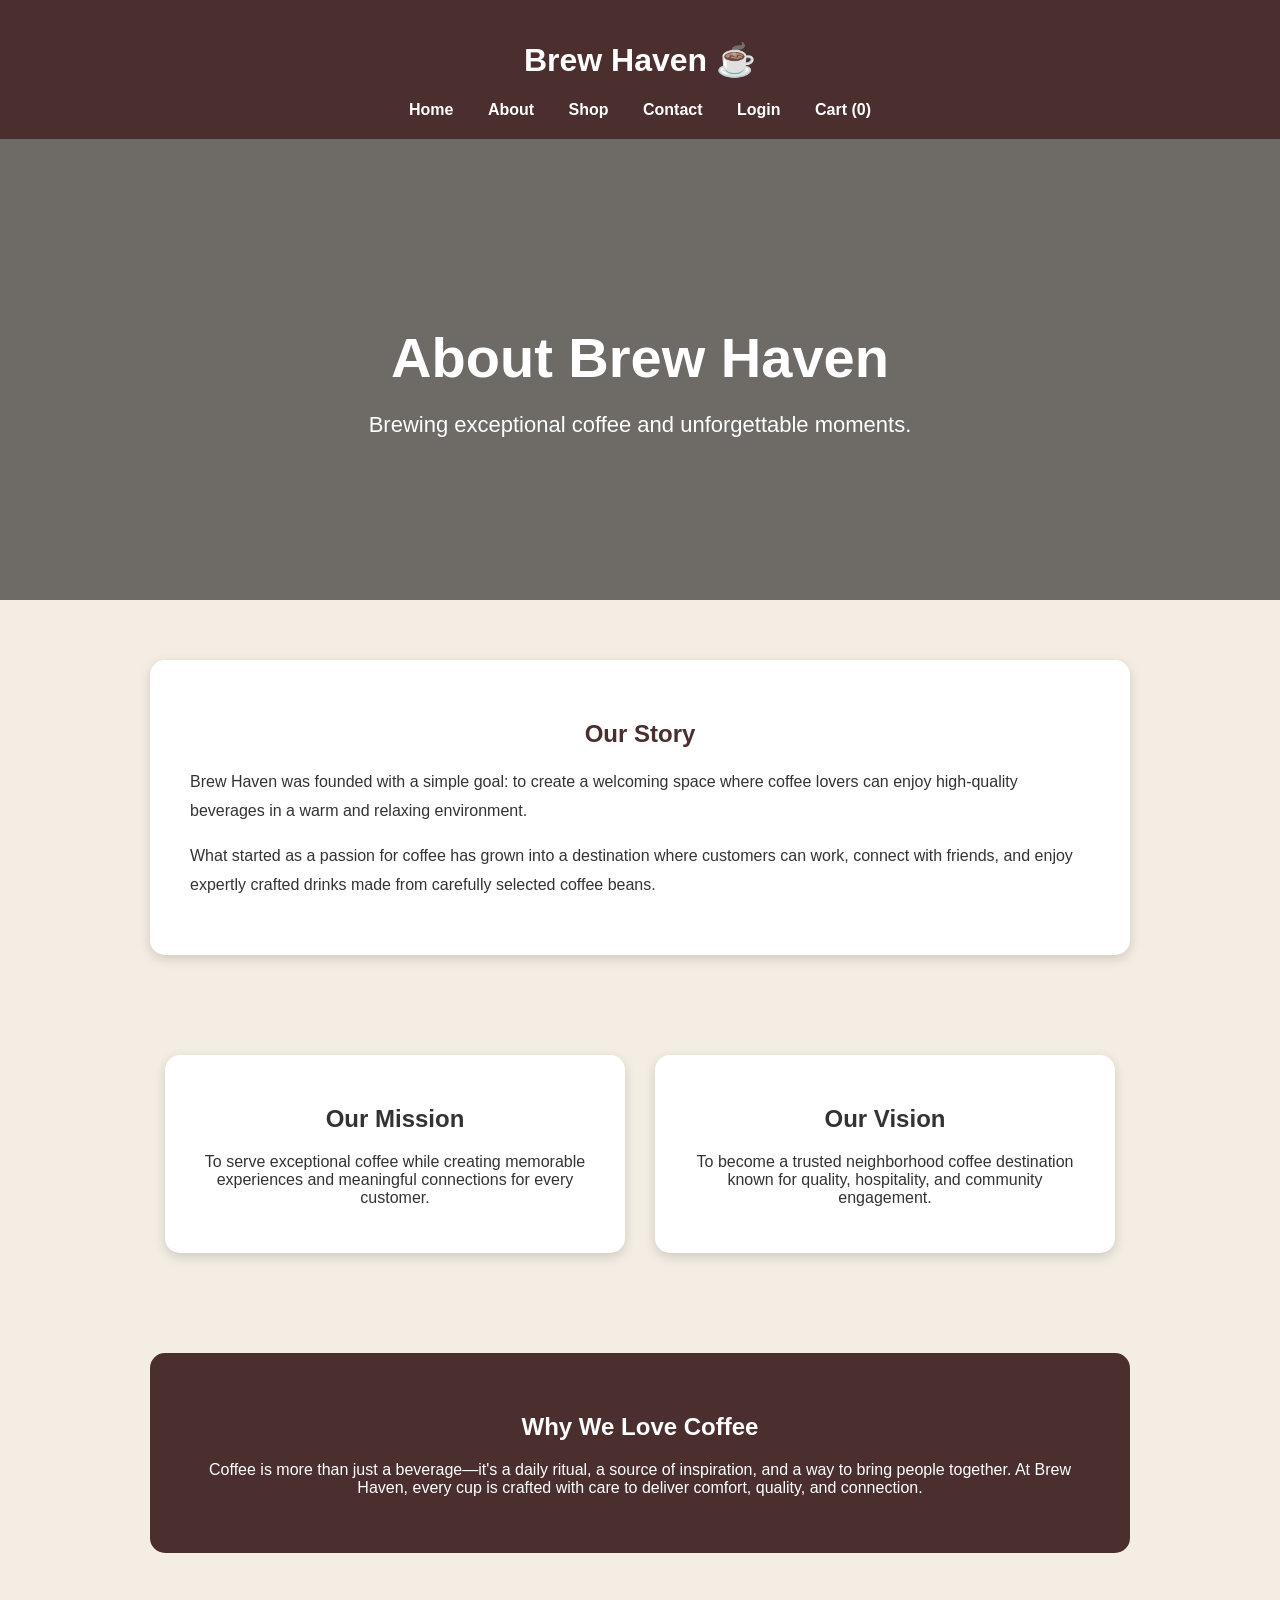
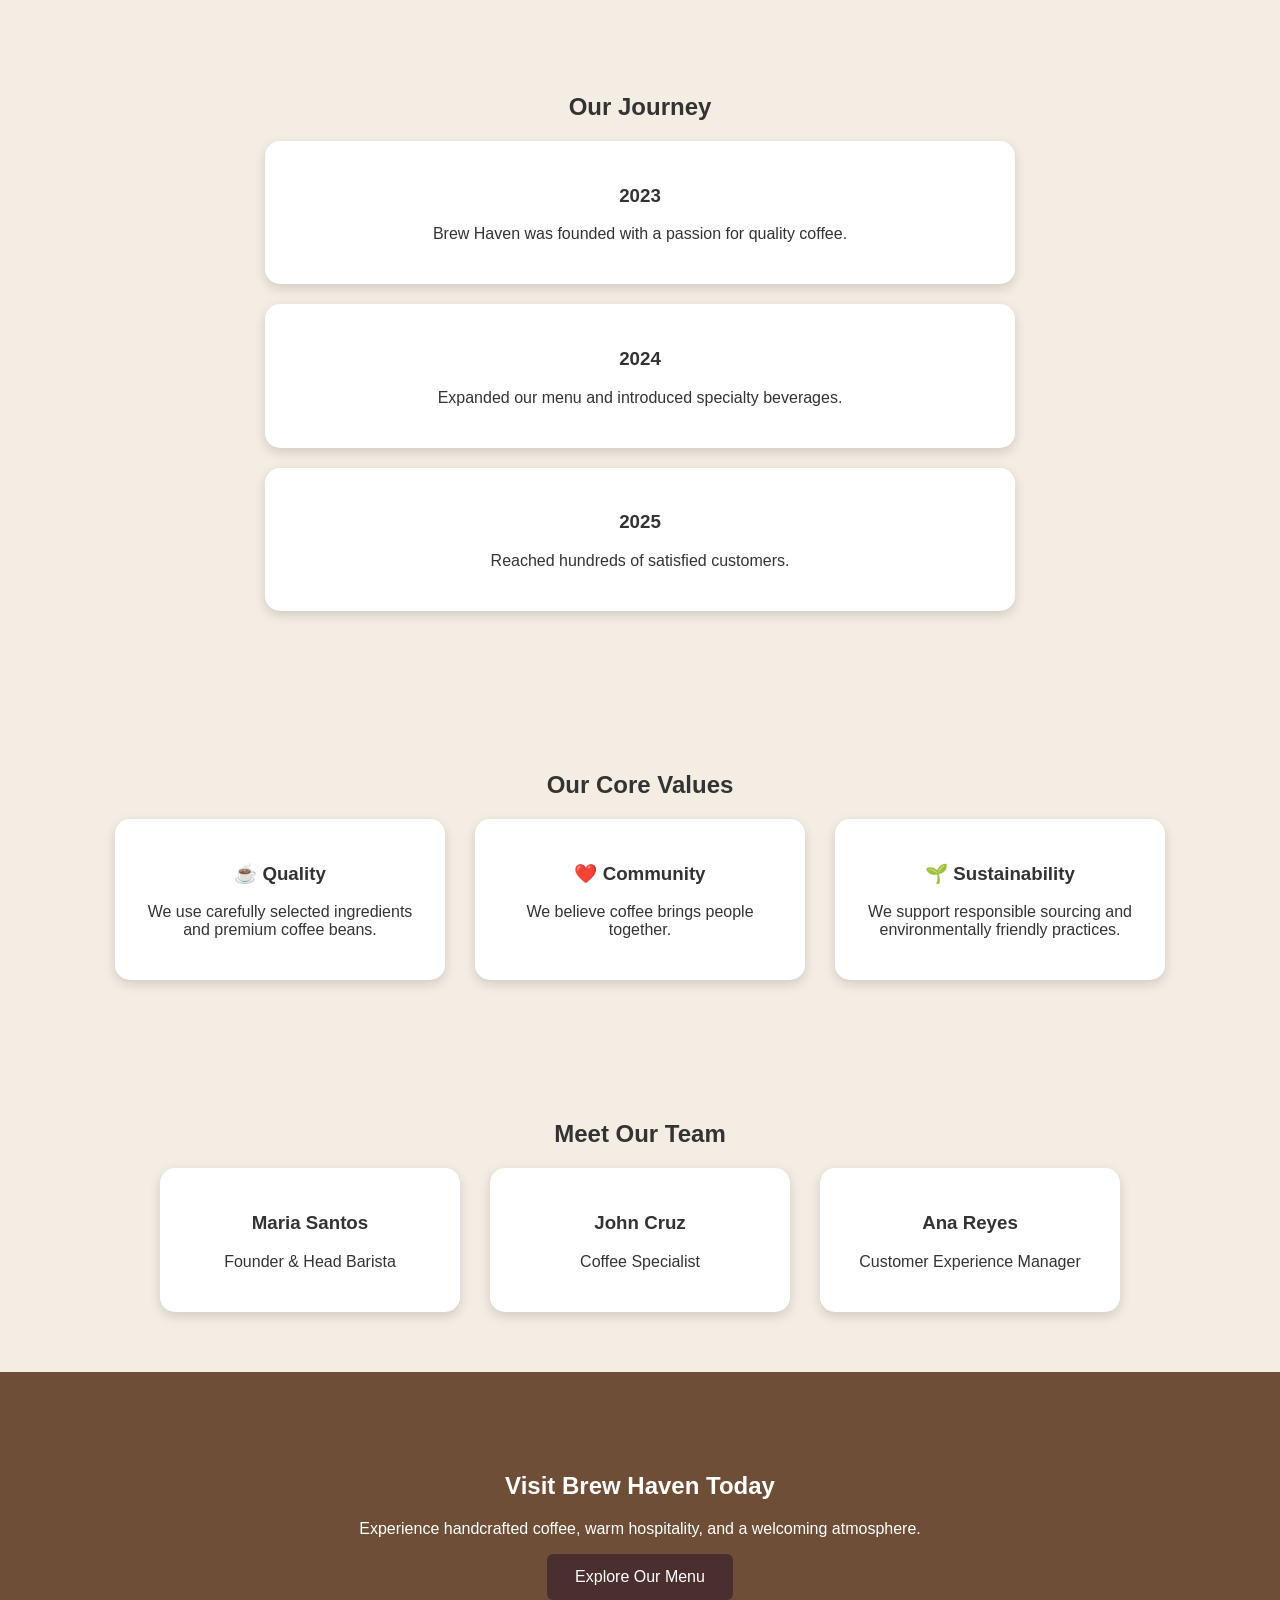
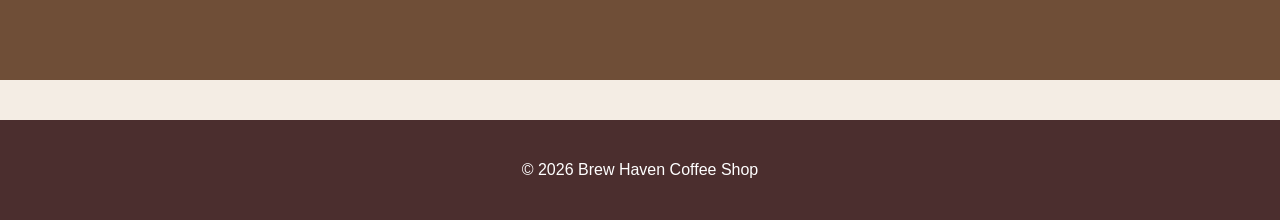
<file: about.html>
<!DOCTYPE html>

<html lang="en">
<head>
    <meta charset="UTF-8">
    <meta name="viewport" content="width=device-width, initial-scale=1.0">
    <title>About Us - Brew Haven</title>
    <link rel="icon" href="images/favicon.jpg?v=5">
    <link rel="stylesheet" href="style.css">
</head>

<body>

<header>
    <h1>Brew Haven ☕</h1>

<nav>
    <a href="index.html">Home</a>
    <a href="about.html">About</a>
    <a href="products.html">Shop</a>
    <a href="contact.html">Contact</a>
    <a href="login.html" id="loginLink">Login</a>
    <a href="profile.html" id="profileLink">Profile</a>
    <a href="cart.html">
    Cart (<span id="cartCount">0</span>)
</a>
</nav>

</header>

<section class="about-banner">
    <h1>About Brew Haven</h1>
    <p>Brewing exceptional coffee and unforgettable moments.</p>
</section>

<section class="about-content">

<h2>Our Story</h2>

<p>
    Brew Haven was founded with a simple goal: to create a welcoming
    space where coffee lovers can enjoy high-quality beverages in a
    warm and relaxing environment.
</p>

<p>
    What started as a passion for coffee has grown into a destination
    where customers can work, connect with friends, and enjoy expertly
    crafted drinks made from carefully selected coffee beans.
</p>

</section>

<section class="mission-vision">

<div class="mv-card">
    <h2>Our Mission</h2>

    <p>
        To serve exceptional coffee while creating memorable experiences
        and meaningful connections for every customer.
    </p>
</div>

<div class="mv-card">
    <h2>Our Vision</h2>

    <p>
        To become a trusted neighborhood coffee destination known for
        quality, hospitality, and community engagement.
    </p>
</div>

</section>

<section class="coffee-passion">

    <h2>Why We Love Coffee</h2>

    <p>
        Coffee is more than just a beverage—it's a daily ritual,
        a source of inspiration, and a way to bring people together.
        At Brew Haven, every cup is crafted with care to deliver
        comfort, quality, and connection.
    </p>

</section>

<section class="journey">

    <h2>Our Journey</h2>

    <div class="journey-card">
        <h3>2023</h3>
        <p>Brew Haven was founded with a passion for quality coffee.</p>
    </div>

    <div class="journey-card">
        <h3>2024</h3>
        <p>Expanded our menu and introduced specialty beverages.</p>
    </div>

    <div class="journey-card">
        <h3>2025</h3>
        <p>Reached hundreds of satisfied customers.</p>
    </div>

</section>

<section class="values">

<h2>Our Core Values</h2>

<div class="values-grid">

    <div class="value-card">
        <h3>☕ Quality</h3>
        <p>We use carefully selected ingredients and premium coffee beans.</p>
    </div>

    <div class="value-card">
        <h3>❤️ Community</h3>
        <p>We believe coffee brings people together.</p>
    </div>

    <div class="value-card">
        <h3>🌱 Sustainability</h3>
        <p>We support responsible sourcing and environmentally friendly practices.</p>
    </div>

</div>

</section>

<section class="team-section">

<h2>Meet Our Team</h2>

<div class="team-grid">

    <div class="team-card">
        <h3>Maria Santos</h3>
        <p>Founder & Head Barista</p>
    </div>

    <div class="team-card">
        <h3>John Cruz</h3>
        <p>Coffee Specialist</p>
    </div>

    <div class="team-card">
        <h3>Ana Reyes</h3>
        <p>Customer Experience Manager</p>
    </div>

</div>

</section>

<section class="visit-us">

    <h2>Visit Brew Haven Today</h2>

    <p>
        Experience handcrafted coffee, warm hospitality,
        and a welcoming atmosphere.
    </p>

    <a href="products.html">
        <button>Explore Our Menu</button>
    </a>

</section>

<footer>
    <p>© 2026 Brew Haven Coffee Shop</p>
</footer>

<script>

function updateCartCount(){

    const cart =
    JSON.parse(
        localStorage.getItem("cart")
    ) || [];

    const cartCount =
    document.getElementById(
        "cartCount"
    );

    if(cartCount){

        cartCount.textContent =
        cart.length;

    }
}

updateCartCount();

</script>

<script>

const user =
JSON.parse(
    localStorage.getItem(
        "brewHavenUser"
    )
);

const loginLink =
document.getElementById(
    "loginLink"
);

const profileLink =
document.getElementById(
    "profileLink"
);

if(user){

    if(loginLink){
        loginLink.style.display =
        "none";
    }

}else{

    if(profileLink){
        profileLink.style.display =
        "none";
    }

}

</script>

</body>
</html>
</file>
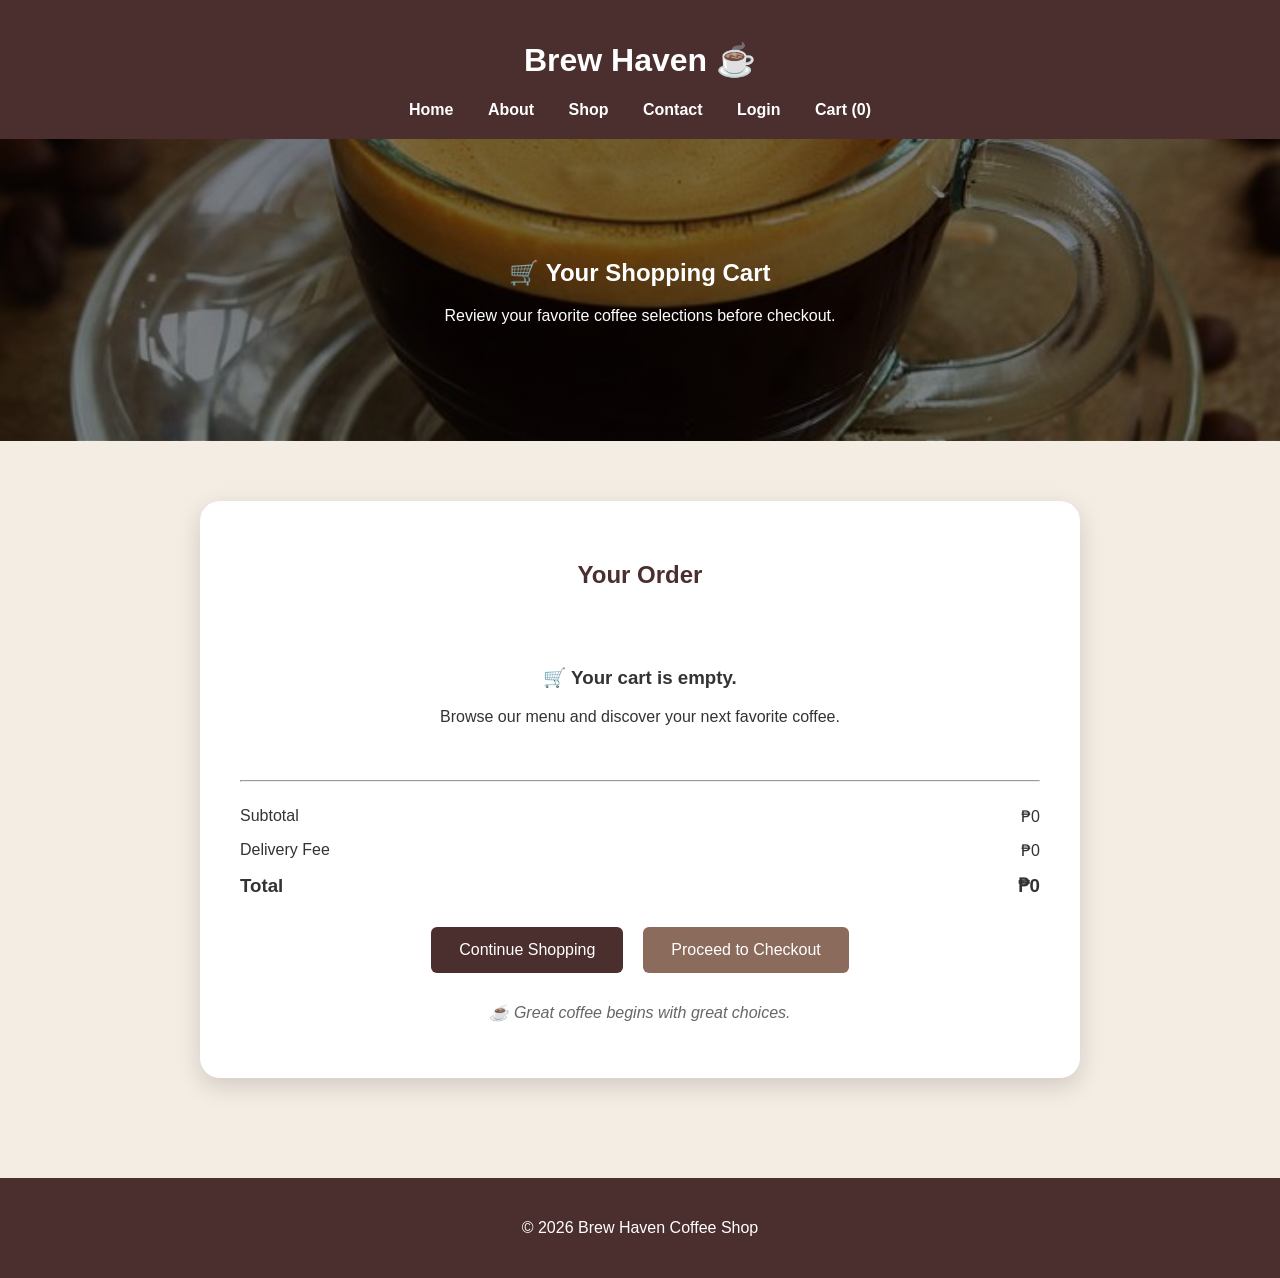
<file: cart.html>
<!DOCTYPE html>
<html lang="en">
<head>
    <meta charset="UTF-8">
    <meta name="viewport" content="width=device-width, initial-scale=1.0">
    <title>Cart - Brew Haven</title>
    <link rel="icon" href="images/favicon.jpg?v=5">
    <link rel="stylesheet" href="style.css">
</head>

<body>

<header>
    <h1>Brew Haven ☕</h1>

    <nav>
        <a href="index.html">Home</a>
        <a href="about.html">About</a>
        <a href="products.html">Shop</a>
        <a href="contact.html">Contact</a>
        <a href="login.html" id="loginLink">Login</a>
        <a href="profile.html" id="profileLink">Profile</a>
        <a href="cart.html">
    Cart (<span id="cartCount">0</span>)
</a>
    </nav>
</header>

<section class="cart-banner">
    <h1>🛒 Your Shopping Cart</h1>
    <p>Review your favorite coffee selections before checkout.</p>
</section>

<section class="cart-container">

    <div class="cart-card">

        <h2>Your Order</h2>

        <div id="cartItems"></div>

        <hr>

        <div class="cart-summary">

            <p>
                <span>Subtotal</span>
                <span id="subtotal">₱0</span>
            </p>

            <p>
                <span>Delivery Fee</span>
                <span id="deliveryFee">₱0</span>
            </p>

            <h3>
                <span>Total</span>
                <span id="cartTotal">₱0</span>
            </h3>

        </div>

        <div class="cart-buttons">

            <a href="products.html">
                <button type="button">
                    Continue Shopping
                </button>
            </a>

            <a href="checkout.html">
                <button type="button" class="checkout-btn">
                    Proceed to Checkout
                </button>
            </a>

        </div>

        <p class="cart-quote">
            ☕ Great coffee begins with great choices.
        </p>

    </div>

</section>

<footer>
    <p>© 2026 Brew Haven Coffee Shop</p>
</footer>

<script>

const cart =
JSON.parse(localStorage.getItem("cart")) || [];

const cartItems =
document.getElementById("cartItems");

let subtotal = 0;

if(cart.length === 0){

cartItems.innerHTML = `
    <div class="empty-cart">
        <h3>🛒 Your cart is empty.</h3>
        <p>
            Browse our menu and discover your next favorite coffee.
        </p>
    </div>
`;

}else{

cart.forEach((item, index) => {

    subtotal += Number(item.price);

    cartItems.innerHTML += `
        <div class="cart-item">
            <span>${item.name}</span>
            <span>₱${item.price}</span>
            <button onclick="removeItem(${index})">
                Remove
            </button>
        </div>
    `;

});

}

let deliveryFee = 0;

if(cart.length > 0){
deliveryFee = 50;
}

document.getElementById("subtotal").textContent =
"₱" + subtotal;

document.getElementById("deliveryFee").textContent =
"₱" + deliveryFee;

document.getElementById("cartTotal").textContent =
"₱" + (subtotal + deliveryFee);


</script>

<script>

function updateCartCount(){

    const cart =
    JSON.parse(
        localStorage.getItem("cart")
    ) || [];

    const cartCount =
    document.getElementById(
        "cartCount"
    );

    if(cartCount){

        cartCount.textContent =
        cart.length;

    }
}

function removeItem(index){

    if(
        !confirm(
            "Remove this item from your cart?"
        )
    ){
        return;
    }

    let cart =
    JSON.parse(
        localStorage.getItem("cart")
    ) || [];

    cart.splice(index, 1);

    localStorage.setItem(
        "cart",
        JSON.stringify(cart)
    );

    location.reload();
}

updateCartCount();

</script>

<script>

const user =
JSON.parse(
    localStorage.getItem(
        "brewHavenUser"
    )
);

const loginLink =
document.getElementById(
    "loginLink"
);

const profileLink =
document.getElementById(
    "profileLink"
);

if(user){

    if(loginLink){
        loginLink.style.display =
        "none";
    }

}else{

    if(profileLink){
        profileLink.style.display =
        "none";
    }

}

</script>

</body>
</html>
</file>
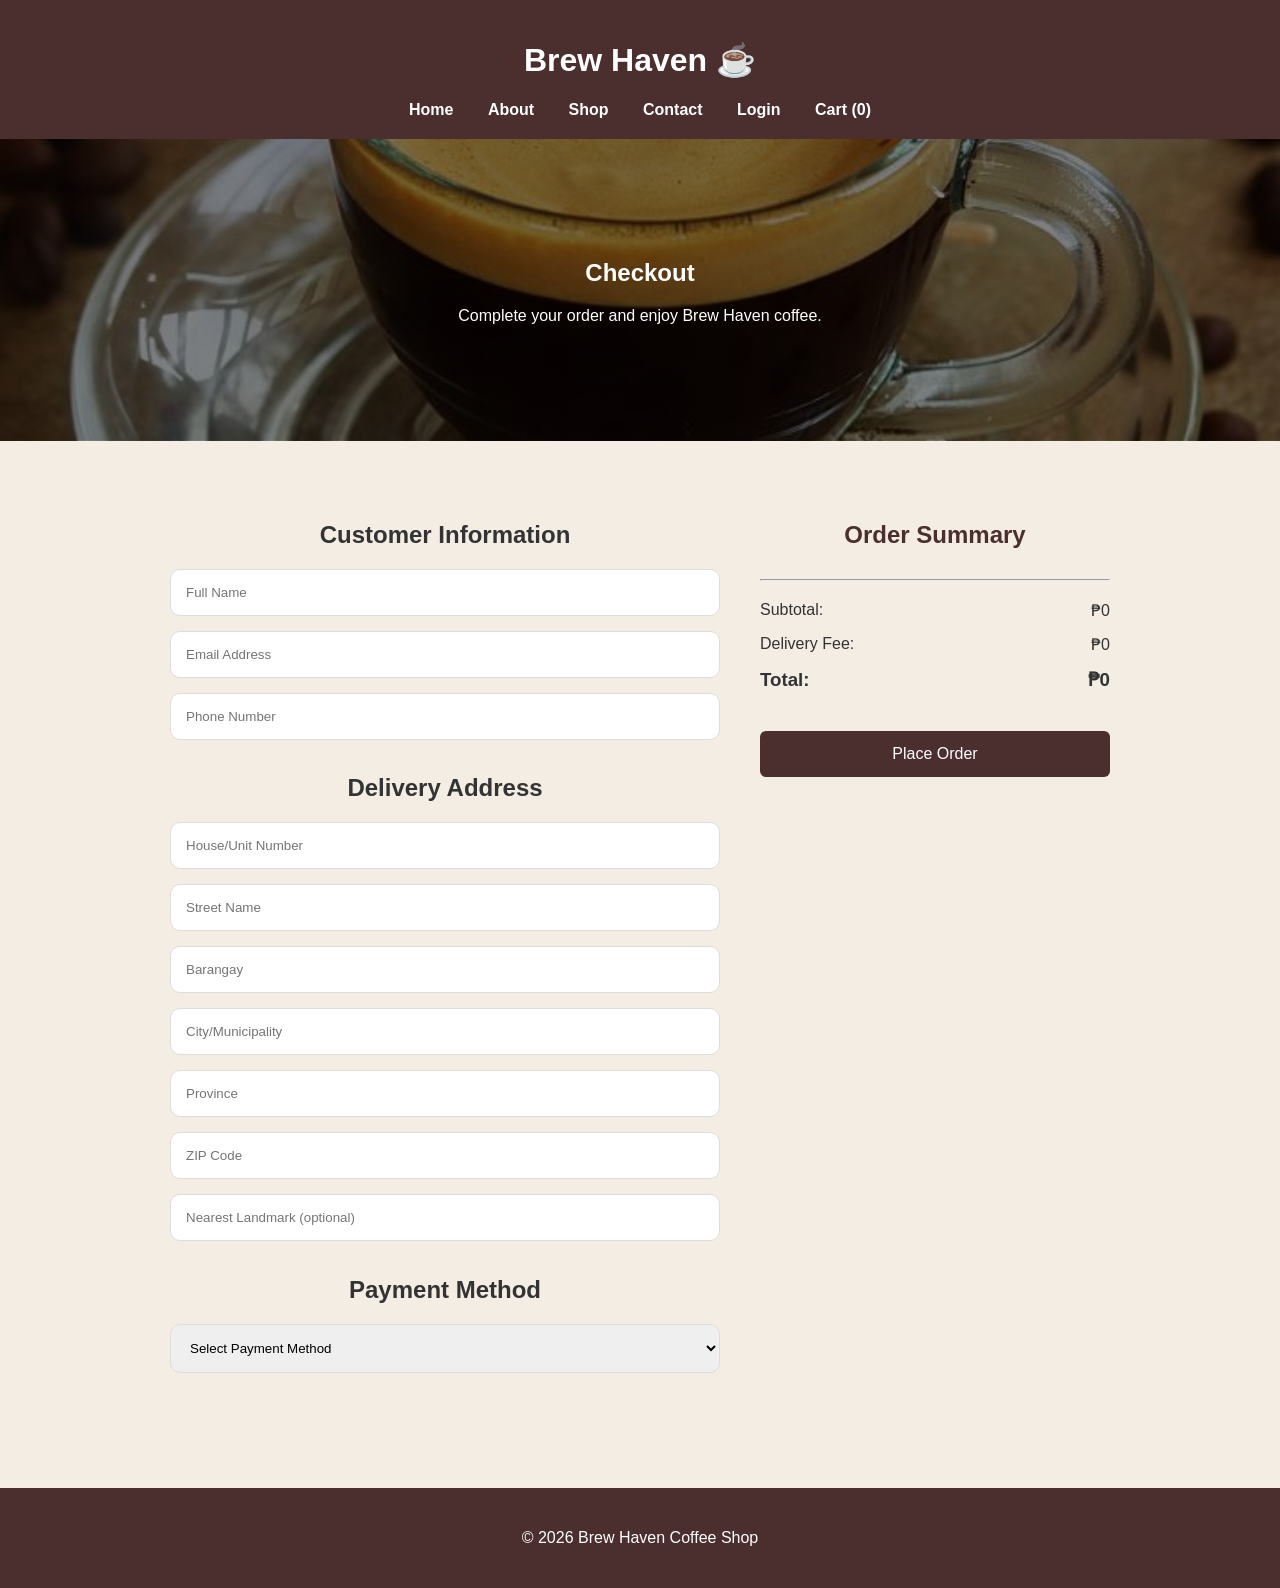
<file: checkout.html>
<!DOCTYPE html>
<html lang="en">
<head>
    <meta charset="UTF-8">
    <meta name="viewport" content="width=device-width, initial-scale=1.0">
    <title>Checkout - Brew Haven</title>
    <link rel="icon" href="images/favicon.jpg?v=5">
    <link rel="stylesheet" href="style.css">
</head>

<body>

<header>
    <h1>Brew Haven ☕</h1>

    <nav>
        <a href="index.html">Home</a>
        <a href="about.html">About</a>
        <a href="products.html">Shop</a>
        <a href="contact.html">Contact</a>
        <a href="login.html" id="loginLink">Login</a>
        <a href="profile.html" id="profileLink">Profile</a>
        <a href="cart.html">
    Cart (<span id="cartCount">0</span>)
</a>
    </nav>
</header>

<section class="checkout-banner">

    <h1>Checkout</h1>

    <p>
        Complete your order and enjoy Brew Haven coffee.
    </p>

</section>

<section class="checkout-container">

    <div class="checkout-form">

        <h2>Customer Information</h2>

        <input type="text"
               id="customerName"
               placeholder="Full Name">

        <input type="email"
               id="customerEmail"
               placeholder="Email Address">

        <input type="text"
               id="customerPhone"
               placeholder="Phone Number">

        <h2>Delivery Address</h2>

        <input type="text"
               id="houseNumber"
               placeholder="House/Unit Number">
        <input type="text"
               id="street"
               placeholder="Street Name">
        <input type="text"
               id="barangay"
               placeholder="Barangay">
        <input type="text"
            id="city"
            placeholder="City/Municipality">
        <input type="text"
            id="province"
            placeholder="Province">
        <input type="text"
            id="zipCode"
            placeholder="ZIP Code">
        <input type="text"
            id="landmark"
            placeholder="Nearest Landmark (optional)">

        <h2>Payment Method</h2>

        <select id="paymentMethod" onchange="togglePaymentField()">

            <option value="">Select Payment Method</option>

            <option>Cash on Delivery</option>
                Cash on Delivery

            <option>GCash</option>
                GCash

            <option>Maya</option>
                Maya
            <option>Debit/Credit Card</option>
                Debit/Credit Card
            
        </select>

        <div id="mobileWalletSection" style="display:none;">

            <input type="text"
                   id="walletNumber"
                   placeholder="Enter GCash/Maya Number">
    </div>

        <div id="cardSection" style="display:none;">

            <input type="text"
                   id="cardName"
                   placeholder="Name on Card">

            <input type="text"
                   id="cardNumber"
                   placeholder="Card Number">

            <input type="text"
                   id="expiryDate"
                   placeholder="MM/YY">

            <input type="text"
                   id="cvv"
                   placeholder="CVV">
    </div>

    </div>

    <div class="receipt-card">

        <h2>Order Summary</h2>

        <div id="receiptItems"></div>

        <hr>

        <p>
            Subtotal:
            <span id="receiptSubtotal">₱0</span>
        </p>

        <p>
            Delivery Fee:
            <span id="receiptDelivery">₱0</span>
        </p>

        <h3>
            Total:
            <span id="receiptTotal">₱0</span>
        </h3>

        <button onclick="placeOrder()">
            Place Order
        </button>

    </div>

</section>

<script>
function togglePaymentField(){

    const paymentMethod =
    document.getElementById("paymentMethod").value;

    const walletSection =
    document.getElementById("mobileWalletSection");

    const cardSection =
    document.getElementById("cardSection");

    if(
        paymentMethod === "GCash" ||
        paymentMethod === "Maya"
    ){

        walletSection.style.display = "block";
        cardSection.style.display = "none";

    }

    else if(
        paymentMethod === "Debit/Credit Card"
    ){

        walletSection.style.display = "none";
        cardSection.style.display = "block";

    }

    else{

        walletSection.style.display = "none";
        cardSection.style.display = "none";

    }
}

const cart =
JSON.parse(
    localStorage.getItem("cart")
) || [];

const receiptItems =
document.getElementById(
    "receiptItems"
);

let subtotal = 0;

cart.forEach(item => {

    subtotal += Number(item.price);

    receiptItems.innerHTML += `
        <div class="cart-item">
            <span>${item.name}</span>
            <span>₱${item.price}</span>
        </div>
    `;
});

let deliveryFee = 0;

if(cart.length > 0){
    deliveryFee = 50;
}

document.getElementById(
    "receiptSubtotal"
).textContent =
"₱" + subtotal;

document.getElementById(
    "receiptDelivery"
).textContent =
"₱" + deliveryFee;

document.getElementById(
    "receiptTotal"
).textContent =
"₱" + (subtotal + deliveryFee);

function placeOrder(){

    const customerName =
    document.getElementById("customerName").value;

    if(customerName === ""){

        alert("Please enter your name.");
        return;
    }

    const orderNumber =
    "BH" + Date.now();

    const orderData = {

        orderNumber: orderNumber,

        customerName: customerName,

        paymentMethod:
        document.getElementById(
            "paymentMethod"
        ).value,

        cart: cart,

        subtotal: subtotal,

        deliveryFee: deliveryFee,

        total:
        subtotal + deliveryFee,

        date:
        new Date().toLocaleString()
    };

    let loyaltyPoints =
Number(
    localStorage.getItem(
        "brewHavenPoints"
    )
) || 0;

loyaltyPoints +=
Math.floor(
    (subtotal + deliveryFee) / 10
);

localStorage.setItem(
    "brewHavenPoints",
    loyaltyPoints
);

    localStorage.setItem(
        "brewHavenReceipt",
        JSON.stringify(orderData)
    );

    localStorage.removeItem("cart");

    window.location.href =
    "receipt.html";
}

</script>

<footer>
    <p>© 2026 Brew Haven Coffee Shop</p>
</footer>

<script>

function updateCartCount(){

    const cart =
    JSON.parse(
        localStorage.getItem("cart")
    ) || [];

    const cartCount =
    document.getElementById(
        "cartCount"
    );

    if(cartCount){

        cartCount.textContent =
        cart.length;

    }
}

updateCartCount();

</script>

<script>

const user =
JSON.parse(
    localStorage.getItem(
        "brewHavenUser"
    )
);

const loginLink =
document.getElementById(
    "loginLink"
);

const profileLink =
document.getElementById(
    "profileLink"
);

if(user){

    if(loginLink){
        loginLink.style.display =
        "none";
    }

}else{

    if(profileLink){
        profileLink.style.display =
        "none";
    }

}

</script>

</body>
</html>
</file>
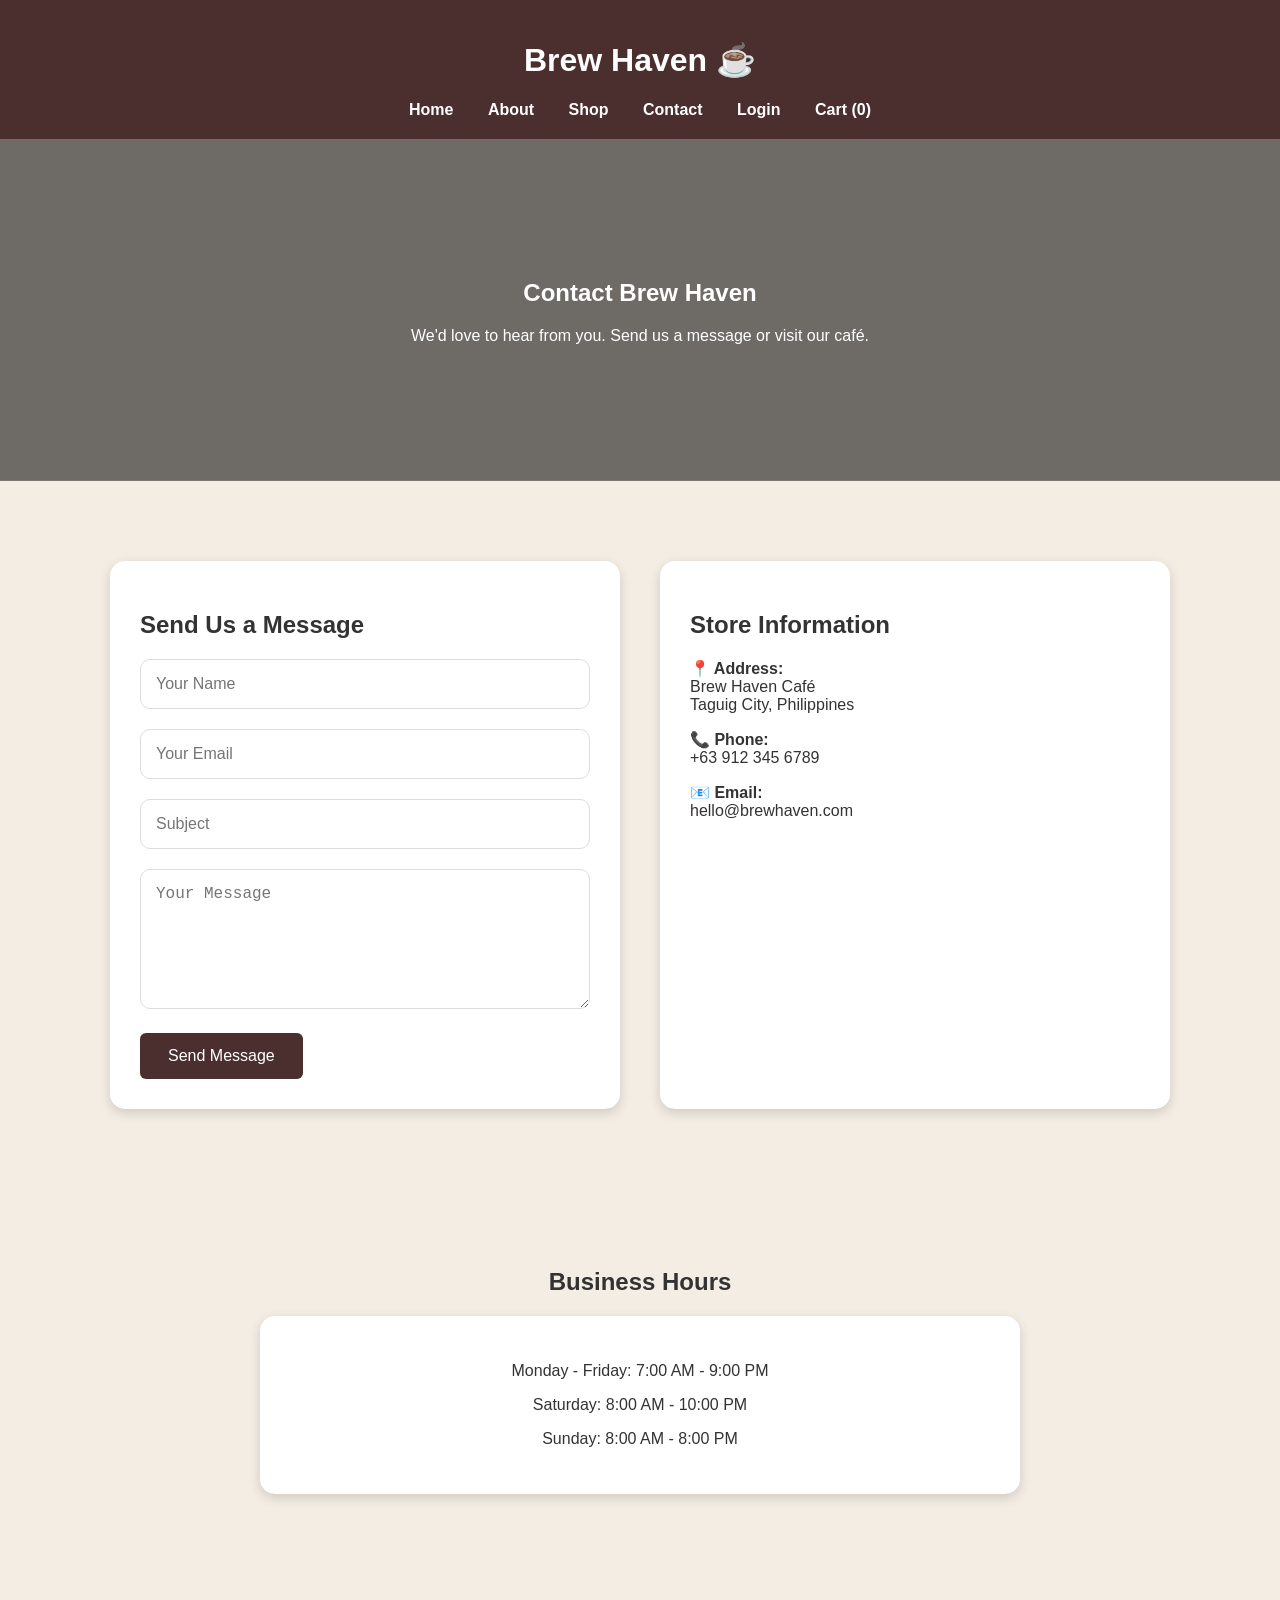
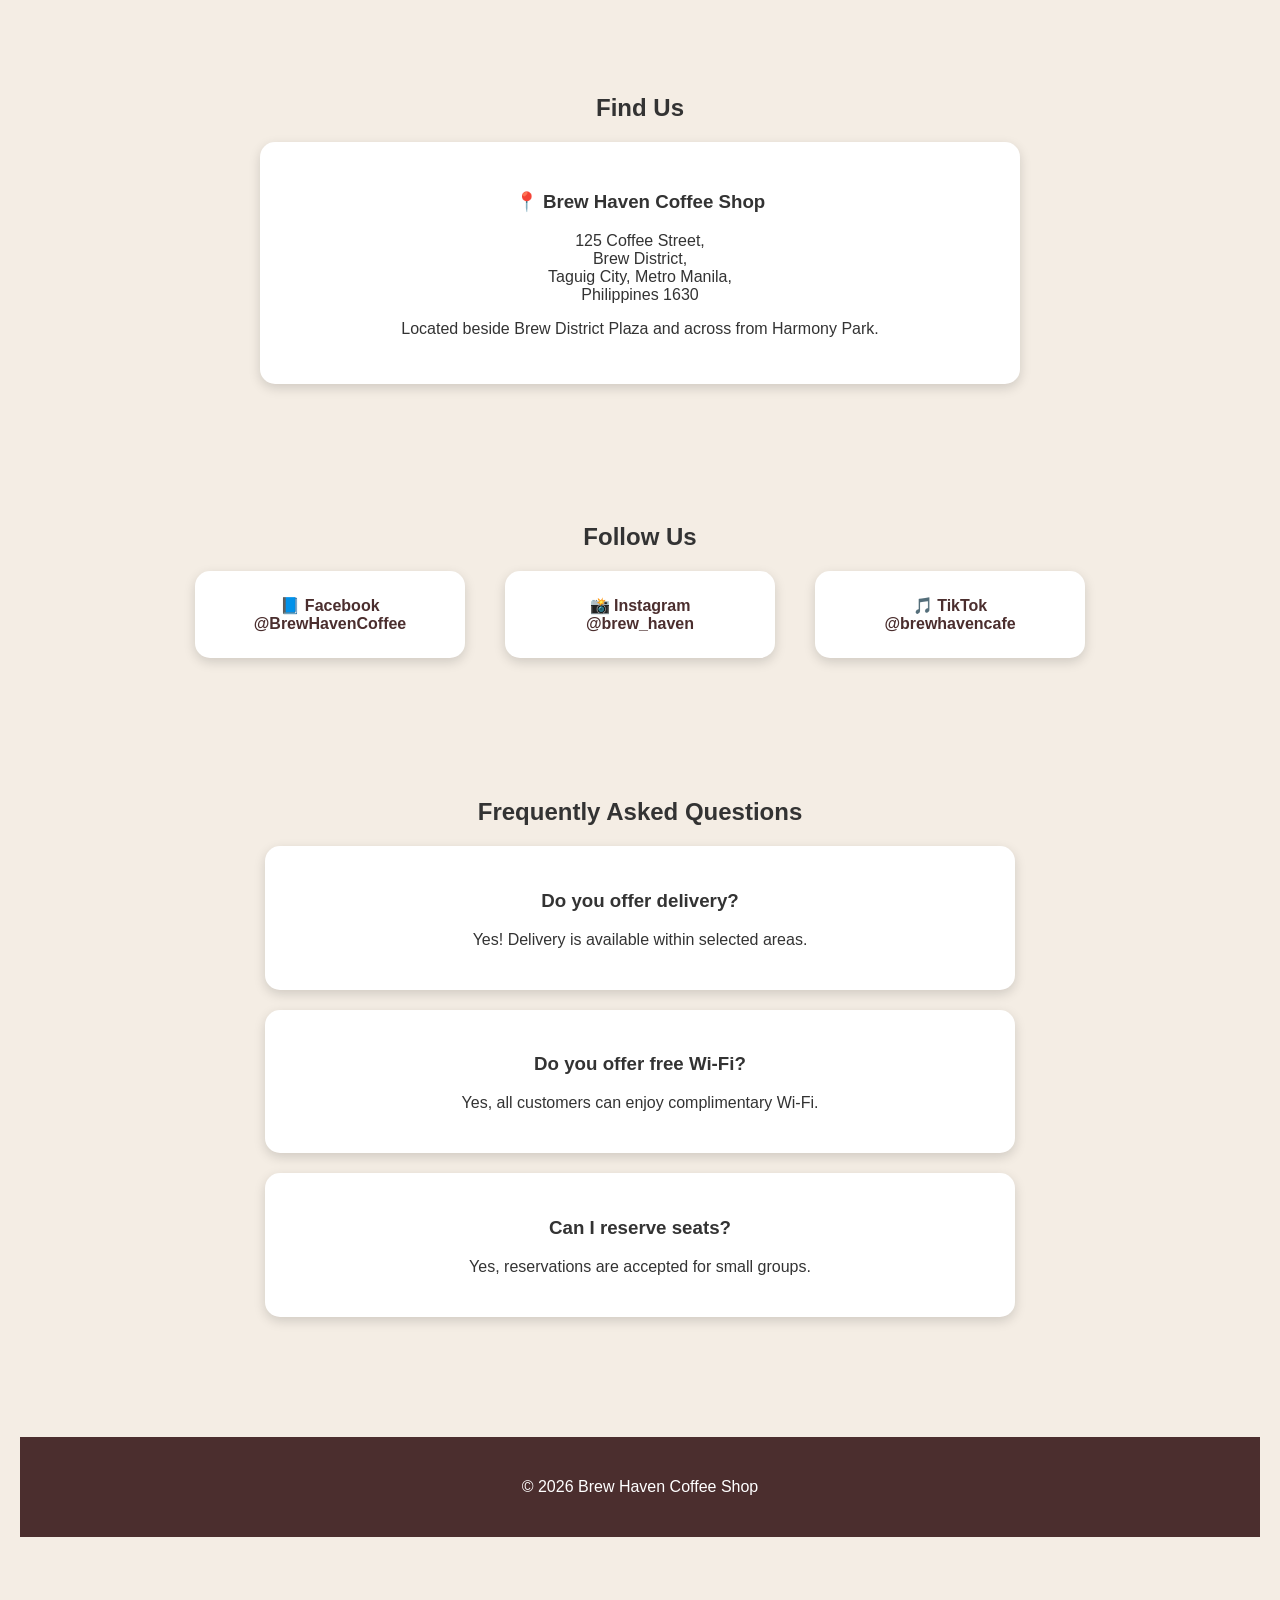
<file: contact.html>
<!DOCTYPE html>
<html lang="en">
<head>
    <meta charset="UTF-8">
    <meta name="viewport" content="width=device-width, initial-scale=1.0">
    <title>Contact Us - Brew Haven</title>
    <link rel="icon" href="images/favicon.jpg?v=5">
    <link rel="stylesheet" href="style.css">
</head>

<body>

<header>
    <h1>Brew Haven ☕</h1>

    <nav>
        <a href="index.html">Home</a>
        <a href="about.html">About</a>
        <a href="products.html">Shop</a>
        <a href="contact.html">Contact</a>
        <a href="login.html" id="loginLink">Login</a>
        <a href="profile.html" id="profileLink">Profile</a>
        <a href="cart.html">
    Cart (<span id="cartCount">0</span>)
</a>
    </nav>
</header>

<section class="contact-banner">

    <h1>Contact Brew Haven</h1>

    <p>
        We'd love to hear from you.
        Send us a message or visit our café.
    </p>

</section>

<section class="contact-container">

    <div class="contact-form">

        <h2>Send Us a Message</h2>

        <form>

            <input type="text" placeholder="Your Name" required>

            <input type="email" placeholder="Your Email" required>

            <input type="text" placeholder="Subject">

            <textarea rows="6" placeholder="Your Message"></textarea>

            <button type="submit">
                Send Message
            </button>

        </form>

    </div>

    <div class="contact-info">

        <h2>Store Information</h2>

        <p><strong>📍 Address:</strong><br>
        Brew Haven Café<br>
        Taguig City, Philippines</p>

        <p><strong>📞 Phone:</strong><br>
        +63 912 345 6789</p>

        <p><strong>📧 Email:</strong><br>
        hello@brewhaven.com</p>

    </div>

</section>

<section class="hours-section">

    <h2>Business Hours</h2>

    <div class="hours-card">

        <p>Monday - Friday: 7:00 AM - 9:00 PM</p>

        <p>Saturday: 8:00 AM - 10:00 PM</p>

        <p>Sunday: 8:00 AM - 8:00 PM</p>

    </div>

</section>

<section class="map-section">

    <section class="map-section">

<h2>Find Us</h2>

<div class="map-placeholder">

    <h3>📍 Brew Haven Coffee Shop</h3>

    <p>
        125 Coffee Street,<br>
        Brew District,<br>
        Taguig City, Metro Manila,<br>
        Philippines 1630
    </p>

    <p>
        Located beside Brew District Plaza and across from Harmony Park.
    </p>

</div>

</section>

<section class="social-section">

    <h2>Follow Us</h2>

    <div class="social-links">

        <a href="#">
            📘 Facebook<br>
            @BrewHavenCoffee
        </a>

        <a href="#">
            📸 Instagram<br>
            @brew_haven
        </a>

        <a href="#">
            🎵 TikTok<br>
            @brewhavencafe
        </a>

    </div>

</section>

<section class="faq-section">

    <h2>Frequently Asked Questions</h2>

    <div class="faq-card">
        <h3>Do you offer delivery?</h3>
        <p>Yes! Delivery is available within selected areas.</p>
    </div>

    <div class="faq-card">
        <h3>Do you offer free Wi-Fi?</h3>
        <p>Yes, all customers can enjoy complimentary Wi-Fi.</p>
    </div>

    <div class="faq-card">
        <h3>Can I reserve seats?</h3>
        <p>Yes, reservations are accepted for small groups.</p>
    </div>

</section>

<footer>
    <p>© 2026 Brew Haven Coffee Shop</p>
</footer>

<script>

function logoutUser(){
}

function updateCartCount(){

    const cart =
    JSON.parse(
        localStorage.getItem("cart")
    ) || [];

    const cartCount =
    document.getElementById(
        "cartCount"
    );

    if(cartCount){

        cartCount.textContent =
        cart.length;

    }
}

updateCartCount();

</script>

<script>

const user =
JSON.parse(
    localStorage.getItem(
        "brewHavenUser"
    )
);

const loginLink =
document.getElementById(
    "loginLink"
);

const profileLink =
document.getElementById(
    "profileLink"
);

if(user){

    if(loginLink){
        loginLink.style.display =
        "none";
    }

}else{

    if(profileLink){
        profileLink.style.display =
        "none";
    }

}

</script>

</body>
</html>
</file>
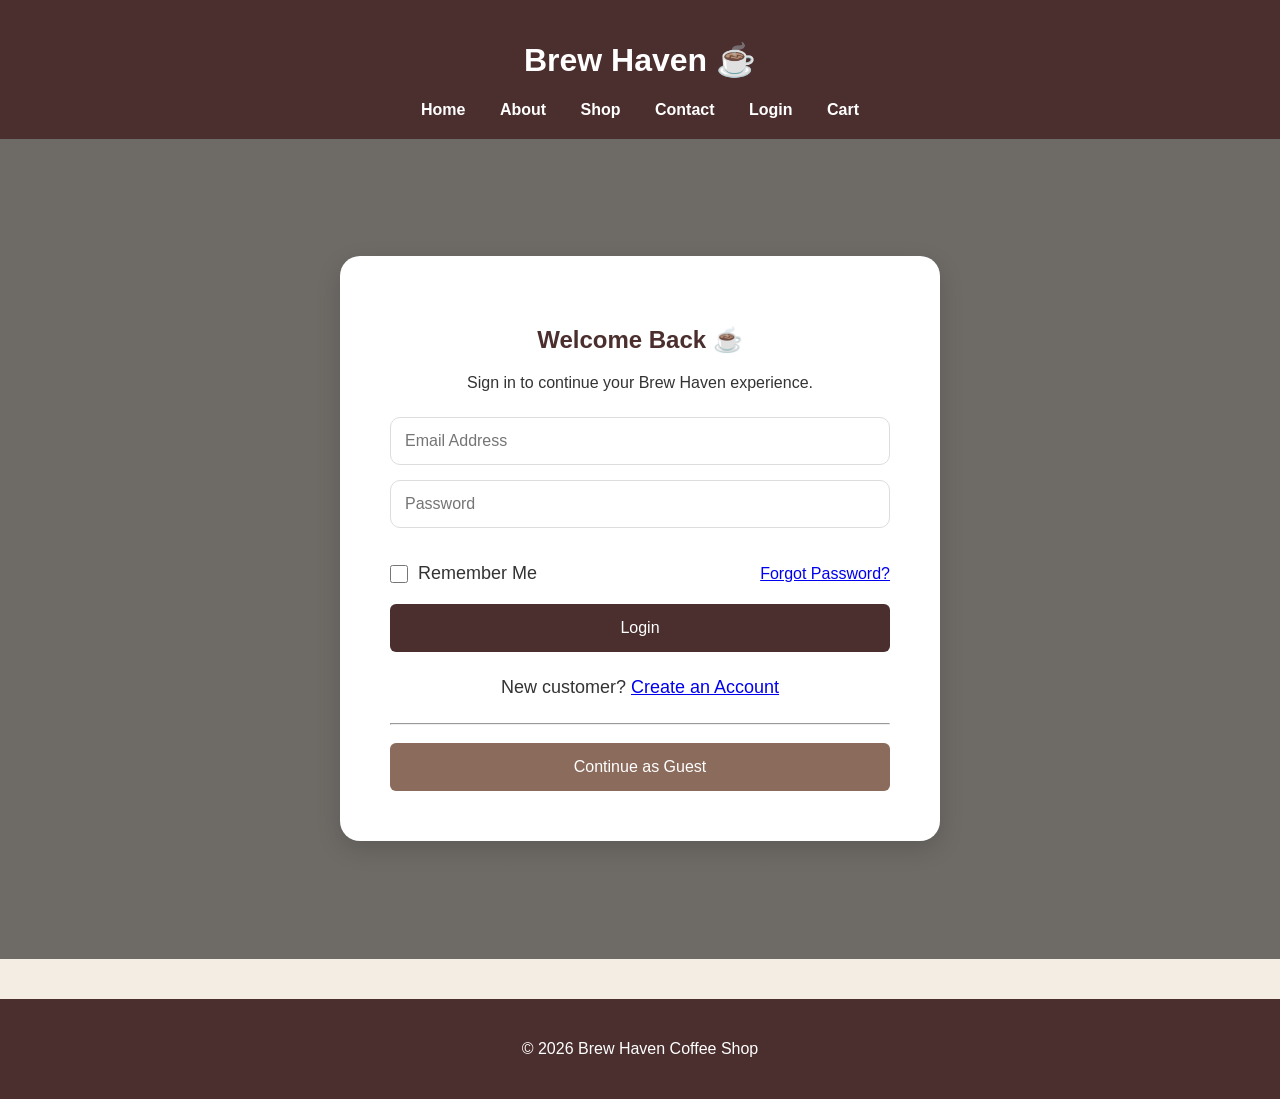
<file: login.html>
<!DOCTYPE html>

<html lang="en">
<head>
    <meta charset="UTF-8">
    <meta name="viewport" content="width=device-width, initial-scale=1.0">
    <title>Login - Brew Haven</title>
    <link rel="icon" href="images/favicon.jpg?v=5">
    <link rel="stylesheet" href="style.css">
</head>

<body>

<header>
    <h1>Brew Haven ☕</h1>

<nav>
    <a href="index.html">Home</a>
    <a href="about.html">About</a>
    <a href="products.html">Shop</a>
    <a href="contact.html">Contact</a>
    <a href="login.html" id="loginLink">Login</a>
    <a href="profile.html" id="profileLink">Profile</a>
    <a href="cart.html">Cart</a>
</nav>

</header>

<section class="login-page">

<div class="login-card">

    <h2>Welcome Back ☕</h2>

    <p>
        Sign in to continue your Brew Haven experience.
    </p>

    <form onsubmit="loginUser(event)">

        <input type="email"
               placeholder="Email Address"
               required>

        <input type="password"
               placeholder="Password"
               required>

        <div class="login-options">

            <label>
                <input type="checkbox">
                Remember Me
            </label>

            <a href="#" onclick="forgotPassword()">Forgot Password?</a>

        </div>

        <button type="submit">
            Login
        </button>

    </form>

    <p class="register-link">
        New customer?
        <a href="register.html">Create an Account</a>
    </p>

    <hr>

    <a href="products.html">
        <button class="guest-btn">
            Continue as Guest
        </button>
    </a>

</div>

</section>

<footer>
    <p>© 2026 Brew Haven Coffee Shop</p>
</footer>

<script>

function loginUser(event){

    event.preventDefault();

    const email =
    document.querySelector(
        'input[type="email"]'
    ).value;

    const password =
    document.querySelector(
        'input[type="password"]'
    ).value;

    const storedUser =
    JSON.parse(
        localStorage.getItem(
            "brewHavenUser"
        )
    );

    if(
        storedUser &&
        storedUser.email === email &&
        storedUser.password === password
    ){

        alert(
            "Welcome back, " +
            storedUser.fullName + "!"
        );

        window.location.href =
        "products.html";

    }else{

        alert(
            "Invalid email or password."
        );
    }
}

function forgotPassword(){

    const email =
    prompt("Enter your registered email address:");

    if(!email){
        return;
    }

    const storedUser =
    JSON.parse(
        localStorage.getItem(
            "brewHavenUser"
        )
    );

    if(
        storedUser &&
        storedUser.email === email
    ){

        alert(
            "Password reset instructions have been sent to " +
            storedUser.email
        );

    }else{

        alert(
            "No account found with that email."
        );
    }
}

</script>

<script>

const user =
JSON.parse(
    localStorage.getItem(
        "brewHavenUser"
    )
);

const loginLink =
document.getElementById(
    "loginLink"
);

const profileLink =
document.getElementById(
    "profileLink"
);

if(user){

    if(loginLink){
        loginLink.style.display =
        "none";
    }

}else{

    if(profileLink){
        profileLink.style.display =
        "none";
    }

}

</script>
</file>
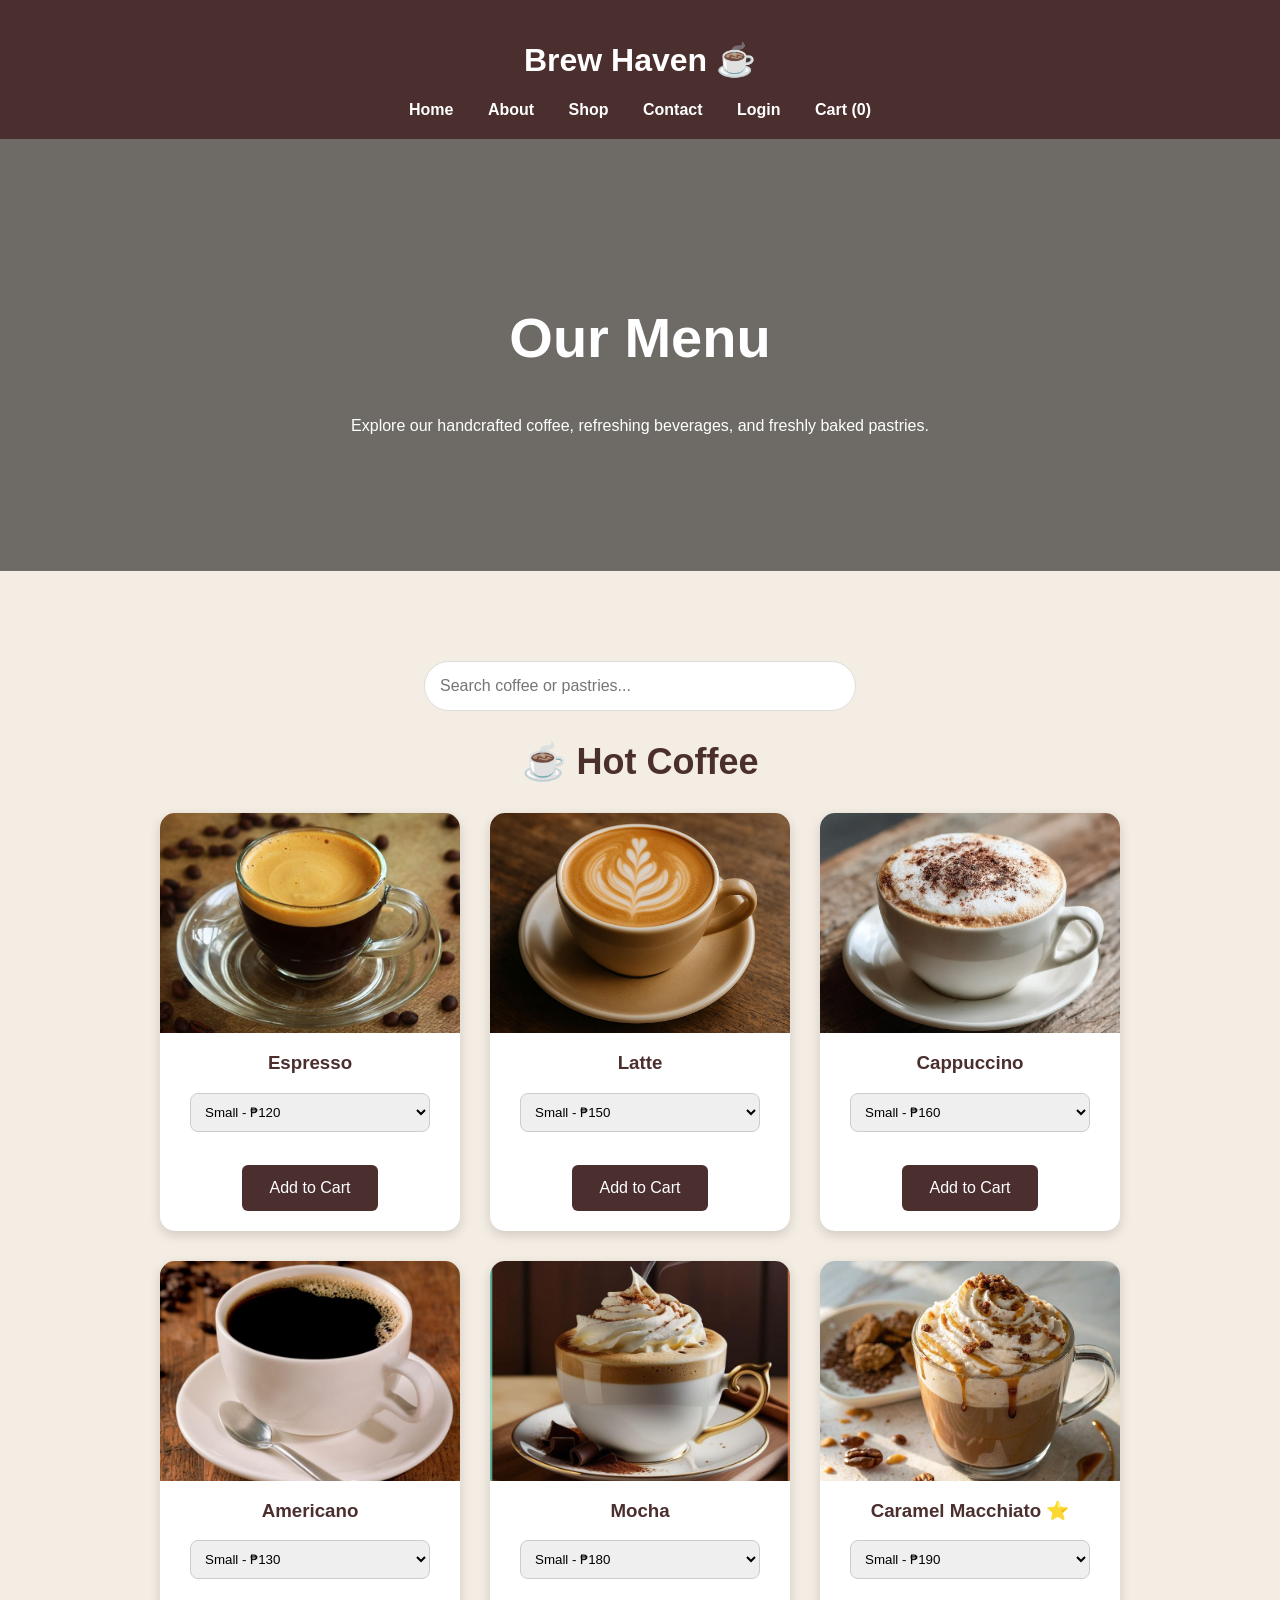
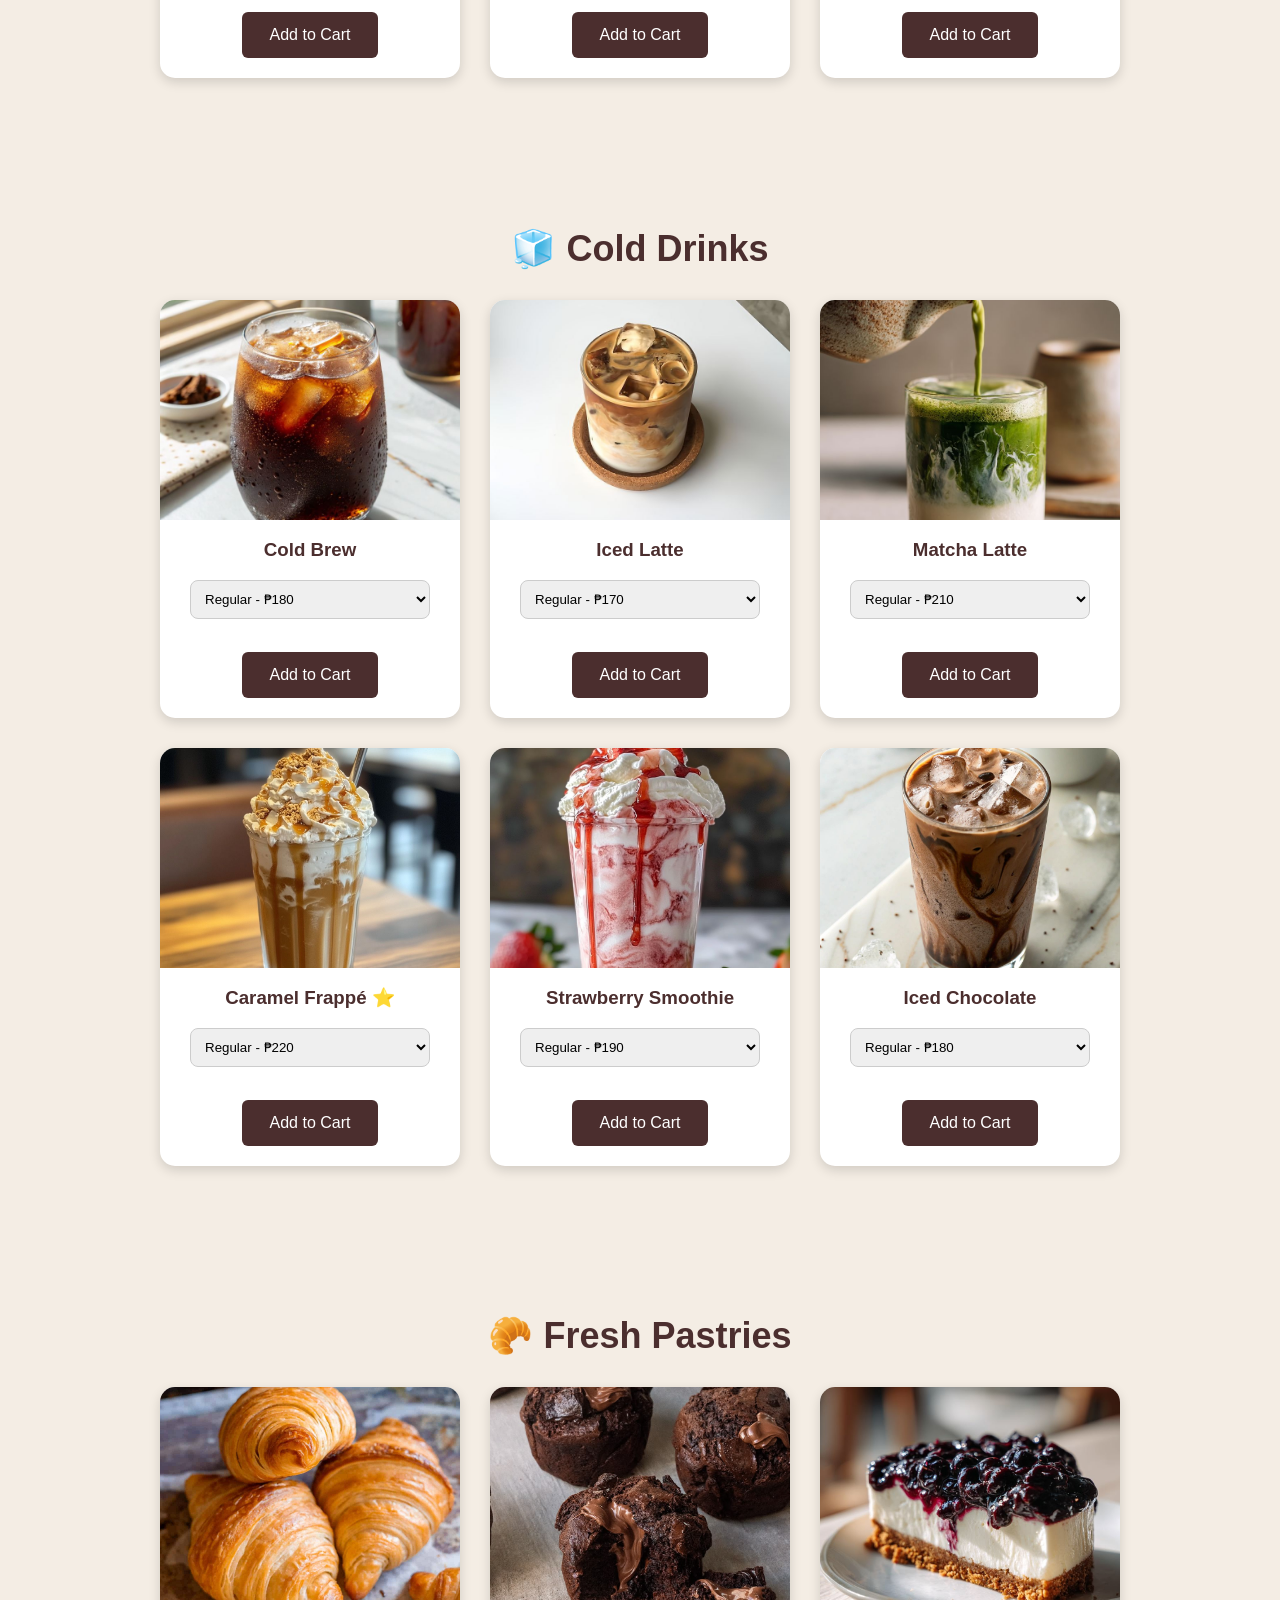
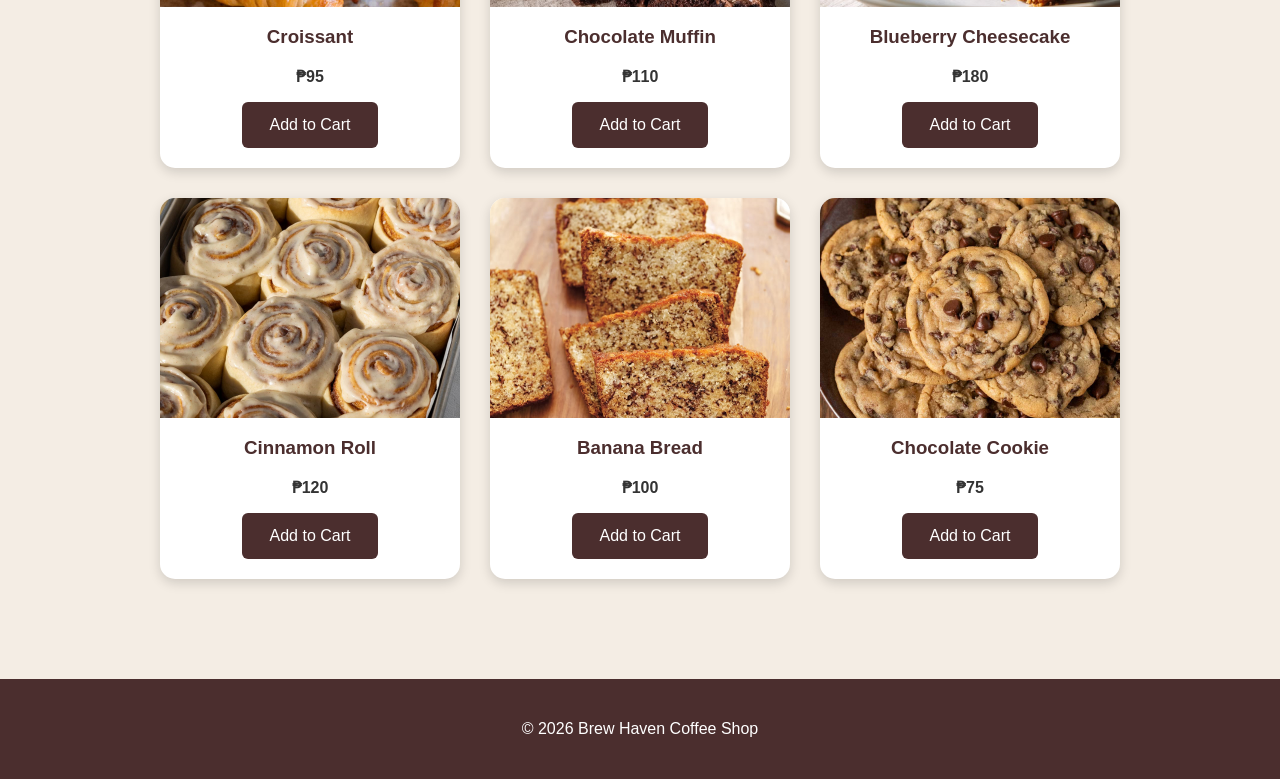
<file: products.html>
<!DOCTYPE html>

<html lang="en">
<head>
    <meta charset="UTF-8">
    <meta name="viewport" content="width=device-width, initial-scale=1.0">
    <title>Shop - Brew Haven</title>
    <link rel="icon" href="images/favicon.jpg?v=5">
    <link rel="stylesheet" href="style.css">
</head>

<body>

<header>
    <h1>Brew Haven ☕</h1>

<nav>
    <a href="index.html">Home</a>
    <a href="about.html">About</a>
    <a href="products.html">Shop</a>
    <a href="contact.html">Contact</a>
    <a href="login.html" id="loginLink">Login</a>
    <a href="profile.html" id="profileLink">Profile</a>
    <a href="cart.html">
    Cart (<span id="cartCount">0</span>)
</a>
</nav>

</header>

<section class="shop-banner">

<h1>Our Menu</h1>

<p>
    Explore our handcrafted coffee, refreshing beverages,
    and freshly baked pastries.
</p>

</section>

<section class="menu-category">

<div class="search-container">

    <input
        type="text"
        id="searchInput"
        placeholder="Search coffee or pastries..."
        onkeyup="searchProducts()">

</div>

<h2>☕ Hot Coffee</h2>

<div class="products">

<div class="card product-card">
    <img src="images/espresso.jpg" alt="Espresso">

<h3>Espresso</h3>

<select id="espressoSize">
    <option value="120">Small - ₱120</option>
    <option value="140">Medium - ₱140</option>
    <option value="160">Large - ₱160</option>
</select>

<br><br>

<button onclick="addSizedProduct('Espresso','espressoSize')">
    Add to Cart
</button>

</div>

<div class="card product-card">
    <img src="images/hotlatte.jpg" alt="Latte">

<h3>Latte</h3>

<select id="latteSize">
    <option value="150">Small - ₱150</option>
    <option value="170">Medium - ₱170</option>
    <option value="190">Large - ₱190</option>
</select>

<br><br>

<button onclick="addSizedProduct('Latte','latteSize')">
    Add to Cart
</button>

</div>

<div class="card product-card">
    <img src="images/hotcappuccino.jpg" alt="Cappuccino">

<h3>Cappuccino</h3>

<select id="cappuccinoSize">
    <option value="160">Small - ₱160</option>
    <option value="180">Medium - ₱180</option>
    <option value="200">Large - ₱200</option>
</select>

<br><br>

<button onclick="addSizedProduct('Cappuccino','cappuccinoSize')">
    Add to Cart
</button>

</div>

<div class="card product-card">
    <img src="images/hotamericano.jpg" alt="Americano">

    <h3>Americano</h3>

    <select id="americanoSize">
        <option value="130">Small - ₱130</option>
        <option value="150">Medium - ₱150</option>
        <option value="170">Large - ₱170</option>
    </select>

    <br><br>

    <button onclick="addSizedProduct('Americano','americanoSize')">
        Add to Cart
    </button>
</div>

<div class="card product-card">
    <img src="images/hotmocha.jpg" alt="Mocha">

    <h3>Mocha</h3>

    <select id="mochaSize">
        <option value="180">Small - ₱180</option>
        <option value="200">Medium - ₱200</option>
        <option value="220">Large - ₱220</option>
    </select>

    <br><br>

    <button onclick="addSizedProduct('Mocha','mochaSize')">
        Add to Cart
    </button>
</div>

<div class="card product-card">
    <img src="images/caramelmacchiato.jpg" alt="Caramel Macchiato">

    <h3>Caramel Macchiato ⭐</h3>

    <select id="macchiatoSize">
        <option value="190">Small - ₱190</option>
        <option value="210">Medium - ₱210</option>
        <option value="230">Large - ₱230</option>
    </select>

    <br><br>

    <button onclick="addSizedProduct('Caramel Macchiato','macchiatoSize')">
        Add to Cart
    </button>
</div>

</section>

<section class="menu-category">

<h2>🧊 Cold Drinks</h2>

<div class="products">

<div class="card product-card">
    <img src="images/coldbrew.jpg" alt="Cold Brew">

<h3>Cold Brew</h3>

<select id="coldbrewSize">
    <option value="180">Regular - ₱180</option>
    <option value="210">Large - ₱210</option>
</select>

<br><br>

<button onclick="addSizedProduct('Cold Brew','coldbrewSize')">
    Add to Cart
</button>

</div>

<div class="card product-card">
    <img src="images/icedlatte.jpg" alt="Iced Latte">

<h3>Iced Latte</h3>

<select id="icedlatteSize">
    <option value="170">Regular - ₱170</option>
    <option value="200">Large - ₱200</option>
</select>

<br><br>

<button onclick="addSizedProduct('Iced Latte','icedlatteSize')">
    Add to Cart
</button>

</div>

<div class="card product-card">
    <img src="images/matchalatte.jpg" alt="Matcha Latte">

<h3>Matcha Latte</h3>

<select id="matchaSize">
    <option value="210">Regular - ₱210</option>
    <option value="240">Large - ₱240</option>
</select>

<br><br>

<button onclick="addSizedProduct('Matcha Latte','matchaSize')">
    Add to Cart
</button>

</div>

<div class="card product-card">
    <img src="images/caramelfrappe.jpg" alt="Caramel Frappe">

    <h3>Caramel Frappé ⭐</h3>

    <select id="frappeSize">
        <option value="220">Regular - ₱220</option>
        <option value="250">Large - ₱250</option>
    </select>

    <br><br>

    <button onclick="addSizedProduct('Caramel Frappe','frappeSize')">
        Add to Cart
    </button>
</div>

<div class="card product-card">
    <img src="images/strawberrysmoothie.jpg" alt="Strawberry Smoothie">

    <h3>Strawberry Smoothie</h3>

    <select id="smoothieSize">
        <option value="190">Regular - ₱190</option>
        <option value="220">Large - ₱220</option>
    </select>

    <br><br>

    <button onclick="addSizedProduct('Strawberry Smoothie','smoothieSize')">
        Add to Cart
    </button>
</div>

<div class="card product-card">
    <img src="images/icedchocolate.jpg" alt="Iced Chocolate">

    <h3>Iced Chocolate</h3>

    <select id="chocoSize">
        <option value="180">Regular - ₱180</option>
        <option value="210">Large - ₱210</option>
    </select>

    <br><br>

    <button onclick="addSizedProduct('Iced Chocolate','chocoSize')">
        Add to Cart
    </button>
</div>

</section>

<section class="menu-category">

<h2>🥐 Fresh Pastries</h2>

<div class="products">

    <div class="card product-card">
        <img src="images/croissant.jpg">
        <h3>Croissant</h3>
        <p>₱95</p>
        <button onclick="addProduct('Croissant',95)">Add to Cart</button>
    </div>

    <div class="card product-card">
        <img src="images/chocolatemuffin.jpg" alt="Chocolate Muffin">
        <h3>Chocolate Muffin</h3>
        <p>₱110</p>
        <button onclick="addProduct('Chocolate Muffin',110)">Add to Cart</button>
    </div>

    <div class="card product-card">
        <img src="images/blueberrycheesecake.jpg" alt="Blueberry Cheesecake">
        <h3>Blueberry Cheesecake</h3>
        <p>₱180</p>
        <button onclick="addProduct('Blueberry Cheesecake',180)">Add to Cart</button>
    </div>

    <div class="card product-card">
        <img src="images/cinnamonroll.jpg" alt="Cinnamon Roll">
        <h3>Cinnamon Roll</h3>
        <p>₱120</p>
        <button onclick="addProduct('Cinnamon Roll',120)">Add to Cart</button>
    </div>

    <div class="card product-card">
        <img src="images/bananabread.jpg" alt="Banana Bread">
        <h3>Banana Bread</h3>
        <p>₱100</p>
        <button onclick="addProduct('Banana Bread',100)">Add to Cart</button>
    </div>

    <div class="card product-card">
        <img src="images/chocolatecookie.jpg" alt="Chocolate Cookie">
        <h3>Chocolate Cookie</h3>
        <p>₱75</p>
        <button onclick="addProduct('Chocolate Cookie',75)">Add to Cart</button>
    </div>

</div>

</div>

</section>

<footer>
    <p>© 2026 Brew Haven Coffee Shop</p>
</footer>

<script src="script.js"></script>

<script>

function updateCartCount(){

    const cart =
    JSON.parse(
        localStorage.getItem("cart")
    ) || [];

    const cartCount =
    document.getElementById(
        "cartCount"
    );

    if(cartCount){

        cartCount.textContent =
        cart.length;

    }
}

updateCartCount();

</script>

<script>

function searchProducts(){

    const searchValue =
    document.getElementById(
        "searchInput"
    ).value.toLowerCase();

    const products =
    document.querySelectorAll(
        ".product-card"
    );

    products.forEach(product => {

        const productName =
        product.textContent
        .toLowerCase();

        if(
            productName.includes(
                searchValue
            )
        ){

            product.style.display =
            "block";

        }else{

            product.style.display =
            "none";

        }

    });

}

</script>

<script>

const user =
JSON.parse(
    localStorage.getItem(
        "brewHavenUser"
    )
);

const loginLink =
document.getElementById(
    "loginLink"
);

const profileLink =
document.getElementById(
    "profileLink"
);

if(user){

    if(loginLink){
        loginLink.style.display =
        "none";
    }

}else{

    if(profileLink){
        profileLink.style.display =
        "none";
    }

}

</script>

</body>
</html>
</file>
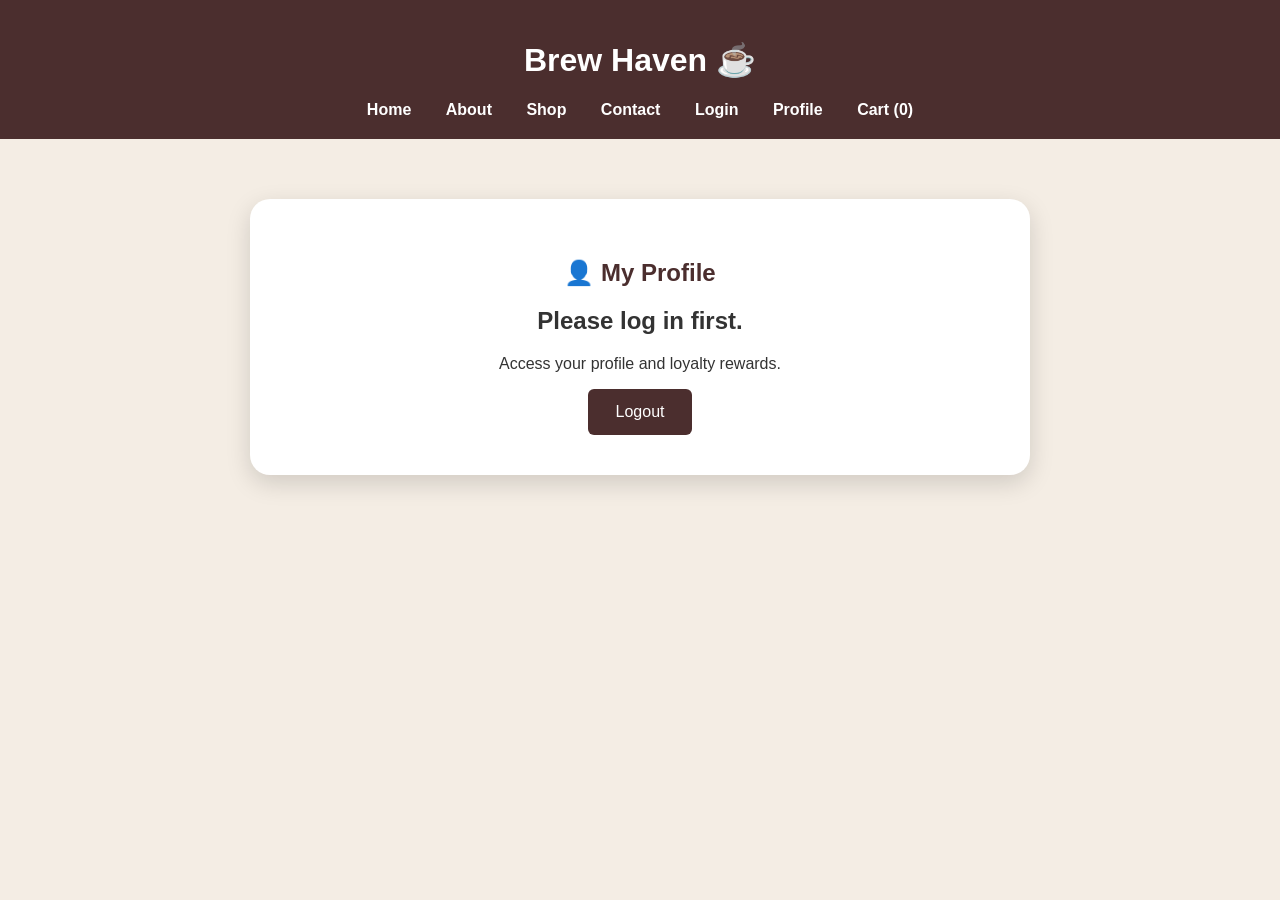
<file: profile.html>
<!DOCTYPE html>
<html lang="en">
<head>
    <meta charset="UTF-8">
    <meta name="viewport" content="width=device-width, initial-scale=1.0">
    <title>Profile - Brew Haven</title>
    <link rel="icon" href="images/favicon.jpg?v=5">
    <link rel="stylesheet" href="style.css">
</head>

<body>

<header>
    <h1>Brew Haven ☕</h1>

    <nav>
        <a href="index.html">Home</a>
        <a href="about.html">About</a>
        <a href="products.html">Shop</a>
        <a href="contact.html">Contact</a>
        <a href="login.html" id="loginLink">Login</a>
        <a href="profile.html" id="profileLink">Profile</a>
        <a href="cart.html">
            Cart (<span id="cartCount">0</span>)
        </a>
    </nav>
</header>

<section class="profile-container">

    <div class="profile-card">

        <h1>👤 My Profile</h1>

        <div id="profileInfo"></div>

        <div class="profile-actions">

            <button onclick="logoutUser()">
                Logout
            </button>

        </div>

    </div>

</section>

<script>

const user =
JSON.parse(
    localStorage.getItem(
        "brewHavenUser"
    )
);

const receipt =
JSON.parse(
    localStorage.getItem(
        "brewHavenReceipt"
    )
);

let loyaltyPoints =
Number(
    localStorage.getItem(
        "brewHavenPoints"
    )
) || 0;

let html = "";

if(user){

    html += `

        <h2>${user.fullName}</h2>

        <p>
            📧 ${user.email}
        </p>

        <p>
            ☕ Brew Haven Member
        </p>

        <hr>

        <h2>⭐ Loyalty Rewards</h2>

        <p>
            Current Points:
            <strong>${loyaltyPoints}</strong>
        </p>

        <p>
            Earn 1 point for every ₱10 spent.
        </p>

        <p>
            Next Reward:
            FREE Latte at 200 Points
        </p>

        <progress
            value="${loyaltyPoints}"
            max="200">
        </progress>

        <hr>

        <h2>📊 Account Statistics</h2>

        <p>Total Orders: <strong>12</strong></p>

        <p>Total Spent: <strong>₱5,840</strong></p>

        <p>
            Loyalty Points:
            <strong>${loyaltyPoints}</strong>
        </p>

        <p>
            Rewards Redeemed:
            <strong>2</strong>
        </p>

        <hr>

        <h2>🎁 Available Rewards</h2>

        <div class="reward-grid">

            <div class="reward-card">
                <h3>☕ Free Espresso</h3>
                <p>100 Points</p>
            </div>

            <div class="reward-card">
                <h3>☕ Free Latte</h3>
                <p>200 Points</p>
            </div>

            <div class="reward-card">
                <h3>🥐 Free Pastry</h3>
                <p>300 Points</p>
            </div>

            <div class="reward-card">
                <h3>🥤 Brew Haven Tumbler</h3>
                <p>1000 Points</p>
            </div>

        </div>

        <hr>

        <h2>🏆 Achievements</h2>

        <div class="badge-grid">

            <div class="badge-card">
                ☕ First Order
            </div>

            <div class="badge-card">
                ⭐ Loyal Customer
            </div>

            <div class="badge-card">
                🥐 Pastry Lover
            </div>

            <div class="badge-card">
                🔥 10 Orders Completed
            </div>

        </div>

    `;

    if(receipt){

        html += `

            <hr>

            <h2>📦 Latest Order</h2>

            <p>
                Order #${receipt.orderNumber}
            </p>

            <p>
                Total:
                ₱${receipt.total}
            </p>

            <p>
                Payment Method:
                ${receipt.paymentMethod}
            </p>

            <hr>

            <h2>📦 Recent Orders</h2>

            <div class="order-card">
                <p><strong>#BH1780712405096</strong></p>
                <p>₱360 • Delivered</p>
            </div>

            <div class="order-card">
                <p><strong>#BH1780711203045</strong></p>
                <p>₱420 • Delivered</p>
            </div>

            <div class="order-card">
                <p><strong>#BH1780709901988</strong></p>
                <p>₱250 • Delivered</p>
            </div>

        `;
    }

}else{

    html = `

        <h2>Please log in first.</h2>

        <p>
            Access your profile and loyalty rewards.
        </p>

    `;
}

document.getElementById(
    "profileInfo"
).innerHTML = html;

function logoutUser(){

    localStorage.removeItem(
        "brewHavenUser"
    );

    alert(
        "You have been logged out."
    );

    window.location.href =
    "login.html";
}

</script>
</file>
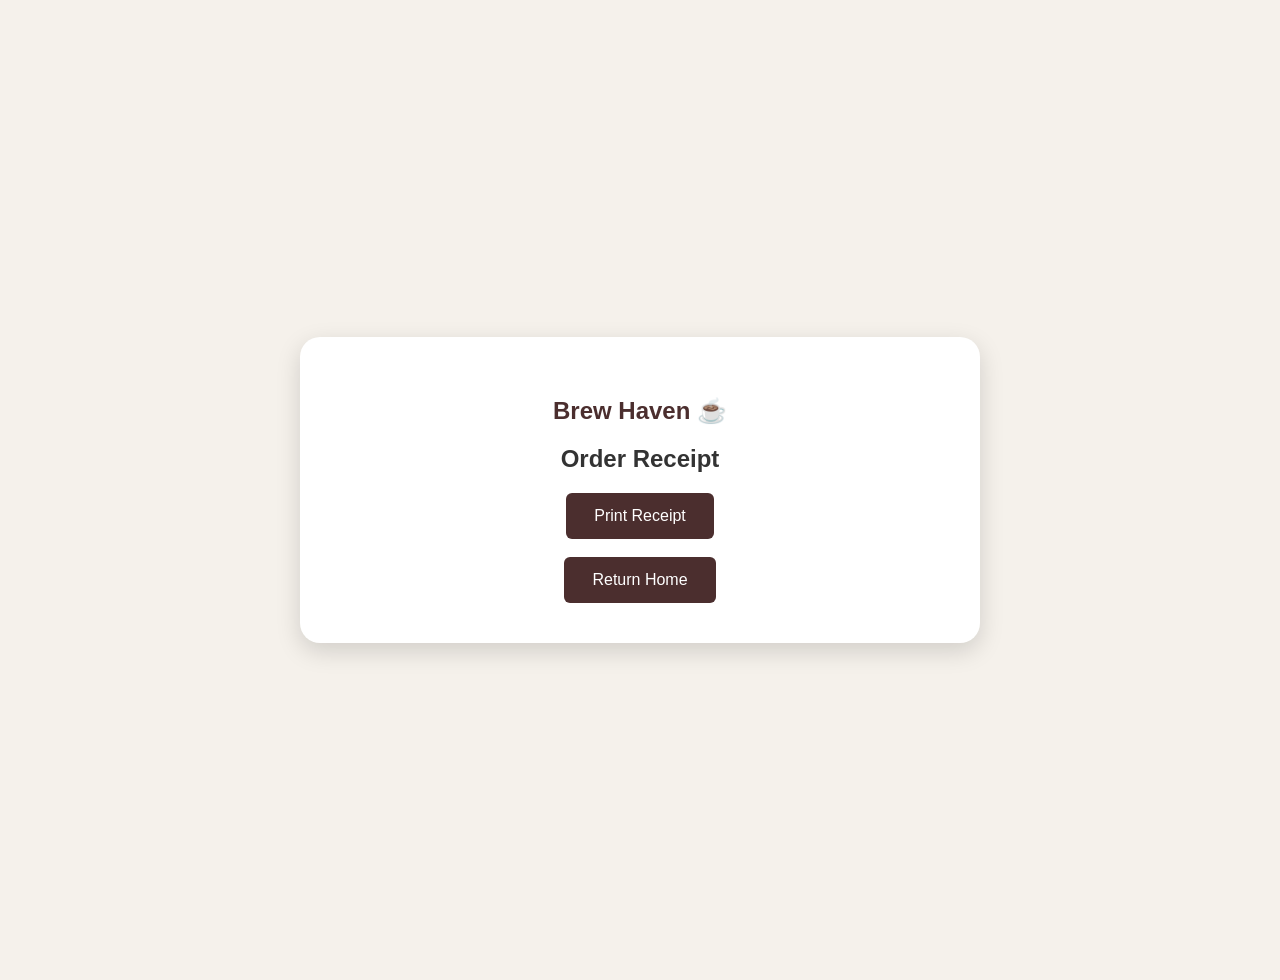
<file: receipt.html>
<!DOCTYPE html>
<html lang="en">
<head>
<meta charset="UTF-8">
<meta name="viewport"
      content="width=device-width, initial-scale=1.0">

<title>Receipt - Brew Haven</title>
<link rel="icon" href="images/favicon.jpg?v=5">
<link rel="stylesheet"
      href="style.css">
</head>

<body>

<section class="receipt-page">

    <div class="receipt-box">

        <h1>Brew Haven ☕</h1>

        <h2>Order Receipt</h2>

        <div id="receiptContent"></div>

        <button onclick="window.print()">
            Print Receipt
        </button>

        <br><br>

        <a href="index.html">
            <button>
                Return Home
            </button>
        </a>

    </div>

</section>

<script>

const order =
JSON.parse(
    localStorage.getItem(
        "brewHavenReceipt"
    )
);

let html = `

<p>
<strong>Order Number:</strong>
${order.orderNumber}
</p>

<p>
<strong>Date:</strong>
${order.date}
</p>

<p>
<strong>Customer:</strong>
${order.customerName}
</p>

<p>
<strong>Payment Method:</strong>
${order.paymentMethod}
</p>

<hr>

<h3>Items Ordered</h3>

`;

order.cart.forEach(item => {

    html += `
        <p>
            ${item.name}
            - ₱${item.price}
        </p>
    `;
});

html += `

<hr>

<p>
Subtotal:
₱${order.subtotal}
</p>

<p>
Delivery Fee:
₱${order.deliveryFee}
</p>

<h3>
Total:
₱${order.total}
</h3>

`;

document.getElementById(
    "receiptContent"
).innerHTML = html;

</script>

</body>
</html>
</file>
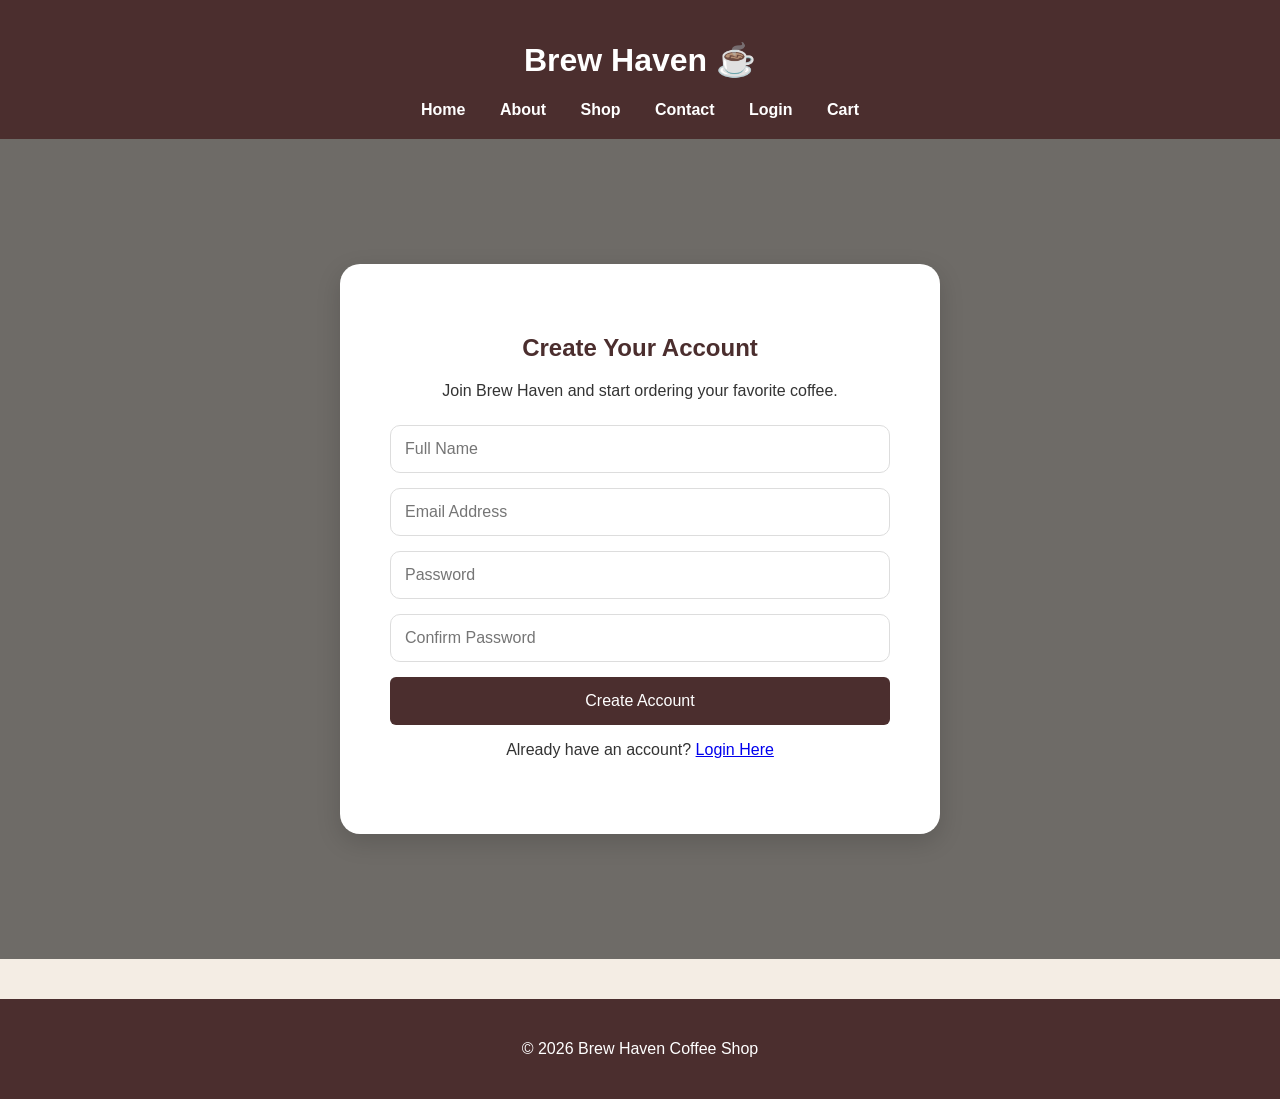
<file: register.html>
<!DOCTYPE html>

<html lang="en">
<head>
    <meta charset="UTF-8">
    <meta name="viewport" content="width=device-width, initial-scale=1.0">
    <title>Create Account - Brew Haven</title>
    <link rel="icon" href="images/favicon.jpg?v=5">
    <link rel="stylesheet" href="style.css">
</head>

<body>

<header>
    <h1>Brew Haven ☕</h1>

<nav>
    <a href="index.html">Home</a>
    <a href="about.html">About</a>
    <a href="products.html">Shop</a>
    <a href="contact.html">Contact</a>
    <a href="login.html" id="loginLink">Login</a>
    <a href="profile.html" id="profileLink">Profile</a>
    <a href="cart.html">Cart</a>
</nav>

</header>

<section class="login-page">

<div class="login-card">

    <h2>Create Your Account</h2>

    <p>
        Join Brew Haven and start ordering your favorite coffee.
    </p>

    <form onsubmit="registerUser(event)">

        <input type="text"
               id="fullname"
               placeholder="Full Name"
               required>

        <input type="email"
               id="email"
               placeholder="Email Address"
               required>

        <input type="password"
               id="password"
               placeholder="Password"
               required>

        <input type="password"
               id="confirmPassword"
               placeholder="Confirm Password"
               required>

        <button type="submit">
            Create Account
        </button>

    </form>

    <p>
        Already have an account?
        <a href="login.html">Login Here</a>
    </p>

</div>

</section>

<script>

function registerUser(event){

    event.preventDefault();

    const fullName =
    document.getElementById("fullname").value;

    const email =
    document.getElementById("email").value;

    const password =
    document.getElementById("password").value;

    const confirmPassword =
    document.getElementById("confirmPassword").value;

    if(password !== confirmPassword){

        alert("Passwords do not match.");

        return;
    }

    const user = {
        fullName,
        email,
        password
    };

    localStorage.setItem(
        "brewHavenUser",
        JSON.stringify(user)
    );

    alert("Account created successfully!");

    window.location.href = "login.html";
}

</script>

<footer>
    <p>© 2026 Brew Haven Coffee Shop</p>
</footer>

<script>

const user =
JSON.parse(
    localStorage.getItem(
        "brewHavenUser"
    )
);

const loginLink =
document.getElementById(
    "loginLink"
);

const profileLink =
document.getElementById(
    "profileLink"
);

if(user){

    if(loginLink){
        loginLink.style.display =
        "none";
    }

}else{

    if(profileLink){
        profileLink.style.display =
        "none";
    }

}

</script>

</body>
</html>
</file>
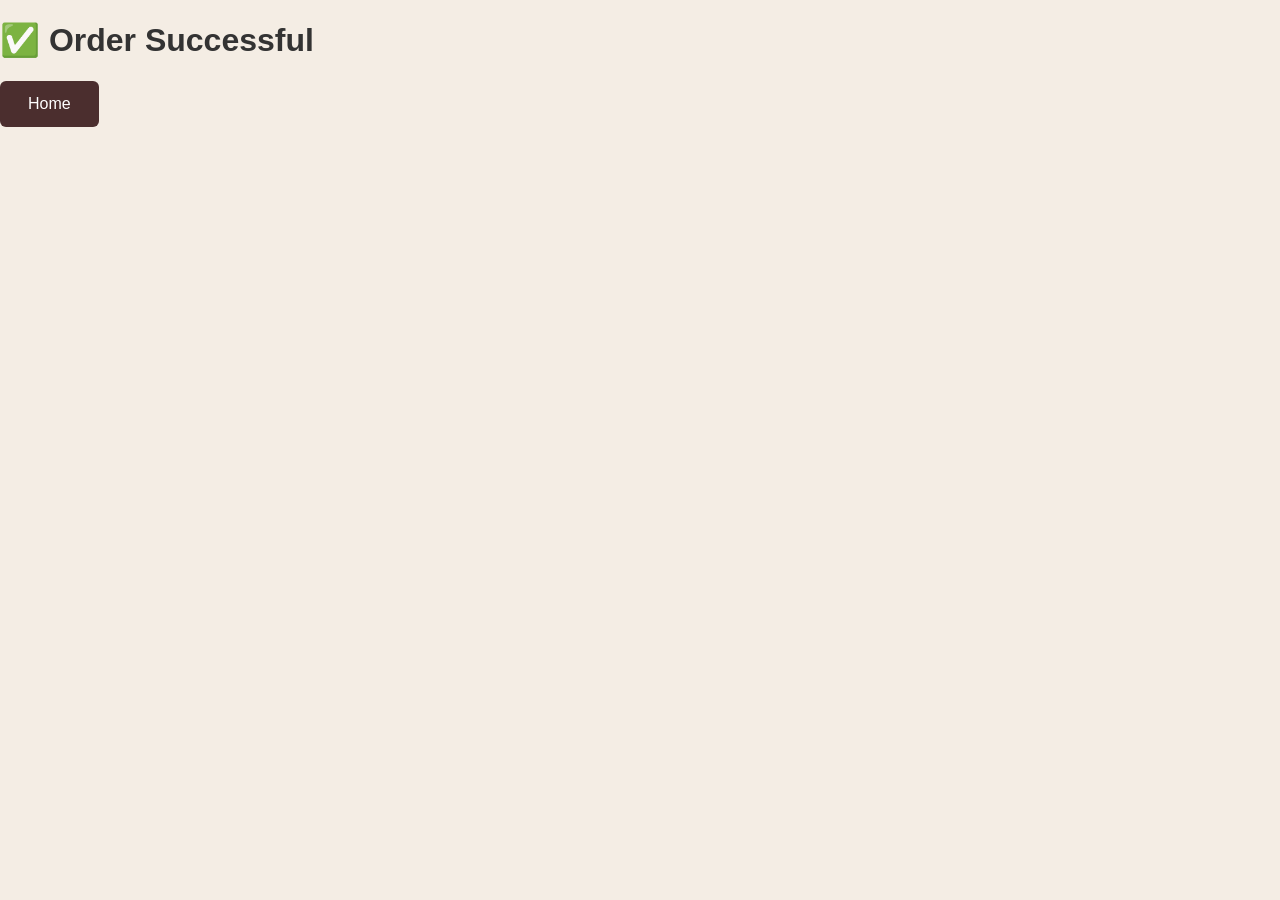
<file: success.html>
<!DOCTYPE html><html><head><title>Success</title><link rel="stylesheet" href="style.css"></head>
<body><div class="page"><h1>✅ Order Successful</h1><a href="index.html"><button>Home</button></a></div></body></html>
</file>
<file: style.css>
body{
margin:0;
font-family:Arial, sans-serif;
background:#f4ede4;
color:#333;
}

header{
background:#4b2e2e;
color:white;
text-align:center;
padding:20px;
}

nav{
margin-top:15px;
}

nav a{
color:white;
text-decoration:none;
margin:0 15px;
font-weight:bold;
}

.hero{
background-image:
linear-gradient(
rgba(0,0,0,.55),
rgba(0,0,0,.55)
),
url('https://images.unsplash.com/photo-1495474472287-4d71bcdd2085?w=1600');

background-size:cover;
background-position:center;
color:white;
text-align:center;
padding:140px 20px;

}

.hero h1{
font-size:60px;
margin-bottom:10px;
}

.hero h2{
font-size:36px;
margin-bottom:20px;
}

.hero p{
max-width:700px;
margin:auto;
line-height:1.8;
margin-bottom:30px;
}

button{
background:#4b2e2e;
color:white;
border:none;
padding:14px 28px;
border-radius:6px;
cursor:pointer;
font-size:16px;
}

button:hover{
    background:#6f4e37;
}

.featured,
.why-us,
.about-home,
.gallery,
.reviews{
padding:80px 20px;
text-align:center;
}

.featured h2{
    text-align:center;
    width:100%;
    display:block;
    margin-bottom:40px;
    color:#4b2e2e;
    font-size:36px;
}

.featured h2,
.why-us h2,
.about-home h2,
.gallery h2,
.reviews h2{
color:#4b2e2e;
font-size:36px;
margin-bottom:40px;
}

.featured-grid,
.feature-row{
display:flex;
justify-content:center;
gap:30px;
flex-wrap:wrap;
}

.feature-card,
.why-card{
background:white;
width:280px;
padding:30px;
border-radius:15px;
box-shadow:0 4px 12px rgba(0,0,0,.15);
}

.about-home{
max-width:900px;
margin:auto;
background:white;
border-radius:15px;
box-shadow:0 4px 12px rgba(0,0,0,.15);
}

.about-home p{
line-height:1.8;
}

.stats{
background:#4b2e2e;
color:white;
display:flex;
justify-content:center;
gap:100px;
padding:60px 20px;
flex-wrap:wrap;
}

.stat h2{
font-size:42px;
margin-bottom:10px;
}

.gallery-grid{
display:flex;
justify-content:center;
gap:20px;
flex-wrap:wrap;
}

.gallery-grid img{
width:320px;
height:220px;
object-fit:cover;
border-radius:15px;
box-shadow:0 4px 12px rgba(0,0,0,.15);
}

.review-card{
background:white;
max-width:500px;
margin:20px auto;
padding:25px;
border-radius:15px;
box-shadow:0 4px 12px rgba(0,0,0,.15);
}

footer{
background:#4b2e2e;
color:white;
text-align:center;
padding:25px;
margin-top:40px;
}

.about-banner{
    background-image:
    linear-gradient(
        rgba(0,0,0,.55),
        rgba(0,0,0,.55)
    ),
    url('https://images.unsplash.com/photo-1445116572660-236099ec97a0?w=1600');

    background-size:cover;
    background-position:center;

    color:white;
    text-align:center;
    padding:140px 20px;
}

.about-banner h1{
    font-size:56px;
    margin-bottom:15px;
}

.about-banner p{
    font-size:22px;
}

.about-content{
max-width:900px;
margin:60px auto;
background:white;
padding:40px;
border-radius:15px;
box-shadow:0 4px 12px rgba(0,0,0,.15);
}

.about-content h2{
color:#4b2e2e;
text-align:center;
}

.about-content p{
line-height:1.8;
}

.mission-vision{
display:flex;
justify-content:center;
gap:30px;
flex-wrap:wrap;
padding:40px 20px;
}

.mv-card{
background:white;
width:400px;
padding:30px;
border-radius:15px;
box-shadow:0 4px 12px rgba(0,0,0,.15);
text-align:center;
}

.values{
padding:60px 20px;
text-align:center;
}

.values-grid{
display:flex;
justify-content:center;
gap:30px;
flex-wrap:wrap;
}

.value-card{
background:white;
width:280px;
padding:25px;
border-radius:15px;
box-shadow:0 4px 12px rgba(0,0,0,.15);
}

.team-section{
padding:60px 20px;
text-align:center;
}

.team-grid{
display:flex;
justify-content:center;
gap:30px;
flex-wrap:wrap;
}

.team-card{
background:white;
width:250px;
padding:25px;
border-radius:15px;
box-shadow:0 4px 12px rgba(0,0,0,.15);
}

.coffee-passion{
    max-width:900px;
    margin:60px auto;
    background:#4b2e2e;
    color:white;
    padding:40px;
    border-radius:15px;
    text-align:center;
}

.journey{
    padding:60px 20px;
    text-align:center;
}

.journey-card{
    background:white;
    max-width:700px;
    margin:20px auto;
    padding:25px;
    border-radius:15px;
    box-shadow:0 4px 12px rgba(0,0,0,.15);
}

.visit-us{
    background:#6f4e37;
    color:white;
    text-align:center;
    padding:80px 20px;
}

.shop-banner{
background-image:
linear-gradient(
rgba(0,0,0,.55),
rgba(0,0,0,.55)
),
url('https://images.unsplash.com/photo-1509042239860-f550ce710b93?w=1600');

background-size:cover;
background-position:center;
text-align:center;
color:white;
padding:120px 20px;

}

.shop-banner h1{
font-size:56px;
}

.menu-category{
padding:60px 20px;
text-align:center;
}

.menu-category h2{
color:#4b2e2e;
margin-bottom:30px;
font-size:36px;
}

.products{
display:flex;
justify-content:center;
gap:30px;
flex-wrap:wrap;
}

.card{
    background:white;
    width:300px;
    border-radius:15px;
    overflow:hidden;
    box-shadow:0 4px 12px rgba(0,0,0,.15);
    text-align:center;
}

.card:hover{
transform:translateY(-8px);
}

.card img{
width:100%;
height:220px;
object-fit:cover;
}

.card h3{
color:#4b2e2e;
margin-top:15px;
}

.card p{
font-weight:bold;
}

.card button{
margin-bottom:20px;
}

.card select{
width:80%;
padding:10px;
border-radius:8px;
border:1px solid #ccc;
margin-bottom:15px;
}

.contact-banner{
    background-image:
    linear-gradient(
        rgba(0,0,0,.55),
        rgba(0,0,0,.55)
    ),
    url('https://images.unsplash.com/photo-1495474472287-4d71bcdd2085?w=1600');

    background-size:cover;
    background-position:center;

    color:white;
    text-align:center;
    padding:120px 20px;
}

.contact-container{
    display:flex;
    justify-content:center;
    gap:40px;
    flex-wrap:wrap;
    padding:80px 20px;
}

.contact-form,
.contact-info{
    background:white;
    padding:30px;
    width:450px;
    border-radius:15px;
    box-shadow:0 4px 12px rgba(0,0,0,.15);
}

.contact-form input,
.contact-form textarea{
    width:100%;
    box-sizing:border-box;
    padding:15px;
    margin-bottom:20px;
    border:1px solid #ddd;
    border-radius:10px;
    font-size:16px;
}

.hours-section,
.map-section,
.social-section,
.faq-section{
    padding:60px 20px;
    text-align:center;
}

.hours-card,
.map-placeholder{
    max-width:700px;
    margin:auto;
    background:white;
    padding:30px;
    border-radius:15px;
    box-shadow:0 4px 12px rgba(0,0,0,.15);
}

.social-links{
    display:flex;
    justify-content:center;
    gap:40px;
    flex-wrap:wrap;
}

.social-links a{
    background:white;
    padding:25px;
    width:220px;
    text-decoration:none;
    color:#4b2e2e;
    font-weight:bold;
    border-radius:15px;
    box-shadow:0 4px 12px rgba(0,0,0,.15);
    transition:transform .3s;
}

.social-links a:hover{
    transform:translateY(-5px);
}

.faq-card{
    max-width:700px;
    margin:20px auto;
    background:white;
    padding:25px;
    border-radius:15px;
    box-shadow:0 4px 12px rgba(0,0,0,.15);
}

.login-page{

background-image:
linear-gradient(
    rgba(0,0,0,.55),
    rgba(0,0,0,.55)
),
url('https://images.unsplash.com/photo-1495474472287-4d71bcdd2085?w=1600');

background-size:cover;
background-position:center;
min-height:80vh;
display:flex;
justify-content:center;
align-items:center;
padding:50px 20px;

}

.login-card{

    background:white;
    width:500px;
    max-width:90%;
    padding:50px;
    border-radius:20px;
    text-align:center;
    box-shadow:0 8px 25px rgba(0,0,0,.15);
}

.login-card h2{
color:#4b2e2e;
}

.login-card p{
margin-bottom:25px;
}

.login-card input{
    width:100%;
    box-sizing:border-box;
    padding:14px;
    margin-bottom:15px;
    border:1px solid #ddd;
    border-radius:10px;
    font-size:16px;
}

.login-options{
    display:flex;
    justify-content:space-between;
    align-items:center;
    margin:20px 0;
}

.login-options label{
    display:flex;
    align-items:center;
    gap:10px;
    cursor:pointer;
    font-size:18px;
}

.login-options input[type="checkbox"]{
    width:18px;
    height:18px;
    margin:0;
}


.login-card button{
width:100%;
padding:15px;
}

.guest-btn{
background:#8b6b5c;
margin-top:10px;
}

.register-link{
margin-top:20px;
}

.register-link{
    text-align:center;
    margin-top:25px;
    font-size:18px;
}

.cart-banner{
    background:linear-gradient(
        rgba(0,0,0,.5),
        rgba(0,0,0,.5)
    ),
    url('images/espresso.jpg');

    background-size:cover;
    background-position:center;

    color:white;
    text-align:center;

    padding:100px 20px;
}

.cart-container{
    padding:60px 20px;
    display:flex;
    justify-content:center;
}

.cart-card{
    background:white;
    width:800px;
    max-width:95%;
    padding:40px;
    border-radius:20px;
    box-shadow:0 8px 25px rgba(0,0,0,.15);
}

.cart-card h2{
    text-align:center;
    color:#4b2e2e;
    margin-bottom:30px;
}

.cart-item{
    display:flex;
    justify-content:space-between;
    padding:15px 0;
    border-bottom:1px solid #eee;
}

.cart-summary{
    margin-top:25px;
}

.cart-summary p,
.cart-summary h3{
    display:flex;
    justify-content:space-between;
    margin:15px 0;
}

.cart-buttons{
    display:flex;
    justify-content:center;
    gap:20px;
    flex-wrap:wrap;
    margin-top:30px;
}

.checkout-btn{
    background:#8b6b5c;
}

.cart-quote{
    text-align:center;
    margin-top:30px;
    font-style:italic;
    color:#666;
}

.empty-cart{
    text-align:center;
    padding:30px;
}

.checkout-banner{

    background:
    linear-gradient(
        rgba(0,0,0,.5),
        rgba(0,0,0,.5)
    ),
    url('images/espresso.jpg');

    background-size:cover;
    background-position:center;

    color:white;
    text-align:center;

    padding:100px 20px;
}

.checkout-container{
    display:flex;
    justify-content:center;
    gap:40px;
    flex-wrap:wrap;
    padding:60px 20px;
}

.checkout-form,
.receipt-card{
    width:400px;
    text-align:center;
}

.receipt-card h2{
    margin-bottom:30px;
}

.receipt-card hr{
    margin:20px 0;
}

.receipt-card button{
    width:100%;
    margin-top:25px;
}

.checkout-form{
    width:550px;
}

.receipt-card{
    width:350px;
}

.checkout-form input,
.checkout-form textarea,
.checkout-form select{
    width:100%;
    box-sizing:border-box;
    padding:15px;
    margin-bottom:15px;
    border:1px solid #ddd;
    border-radius:10px;
}

.receipt-card h2{
    text-align:center;
    color:#4b2e2e;
}

.receipt-card p,
.receipt-card h3{
    display:flex;
    justify-content:space-between;
    margin:15px 0;
}

#cardSection{
    margin-top:15px;
}

#cardSection input{
    width:100%;
    box-sizing:border-box;
    padding:15px;
    margin-bottom:15px;
    border:1px solid #ddd;
    border-radius:10px;
}

.receipt-page{
    min-height:100vh;
    display:flex;
    justify-content:center;
    align-items:center;
    padding:40px;
    background:#f5f1eb;
}

.receipt-box{
    background:white;
    width:600px;
    max-width:95%;
    padding:40px;
    border-radius:20px;
    box-shadow:
    0 8px 25px
    rgba(0,0,0,.15);
    text-align:center;
}

.receipt-box h1{
    color:#4b2e2e;
}

.receipt-box hr{
    margin:20px 0;
}

.profile-container{
    display:flex;
    justify-content:center;
    padding:60px 20px;
}

.profile-card{
    width:700px;
    background:white;
    padding:40px;
    border-radius:20px;
    text-align:center;
    box-shadow: 0 8px 25px rgba(0,0,0,.15);
}

.profile-card h1{
    color:#4b2e2e;
}

.profile-card hr{
    margin:25px 0;
}

.search-container{
    text-align:center;
    margin:30px 0;
}

.search-container input{
    width:400px;
    max-width:90%;
    padding:15px;
    border:1px solid #ddd;
    border-radius:30px;
    font-size:16px;
    outline:none;
}

.search-container input:focus{
    border-color:#5a3434;
}

.cart-item button{
    background:#c0392b;
    color:white;
    border:none;
    padding:8px 12px;
    border-radius:8px;
    cursor:pointer;
}

.cart-item button:hover{
    background:#a93226;
}

.reward-grid,
.badge-grid{
    display:flex;
    justify-content:center;
    gap:20px;
    flex-wrap:wrap;
    margin:25px 0;
}

.reward-card,
.badge-card{
    background:white;
    width:180px;
    padding:20px;
    border-radius:15px;
    box-shadow:0 4px 12px rgba(0,0,0,.15);
}

.order-card{
    background:white;
    max-width:500px;
    margin:15px auto;
    padding:20px;
    border-radius:15px;
    box-shadow:0 4px 12px rgba(0,0,0,.15);
}

.reward-card h3{
    color:#4b2e2e;
}

.badge-card{
    font-weight:bold;
}

.progress-container{
    width:300px;
    height:18px;
    background:#ddd;
    border-radius:20px;
    margin:15px auto;
    overflow:hidden;
}

.progress-bar{
    width:34%;
    height:100%;
    background:#f4c542;
}
</file>
